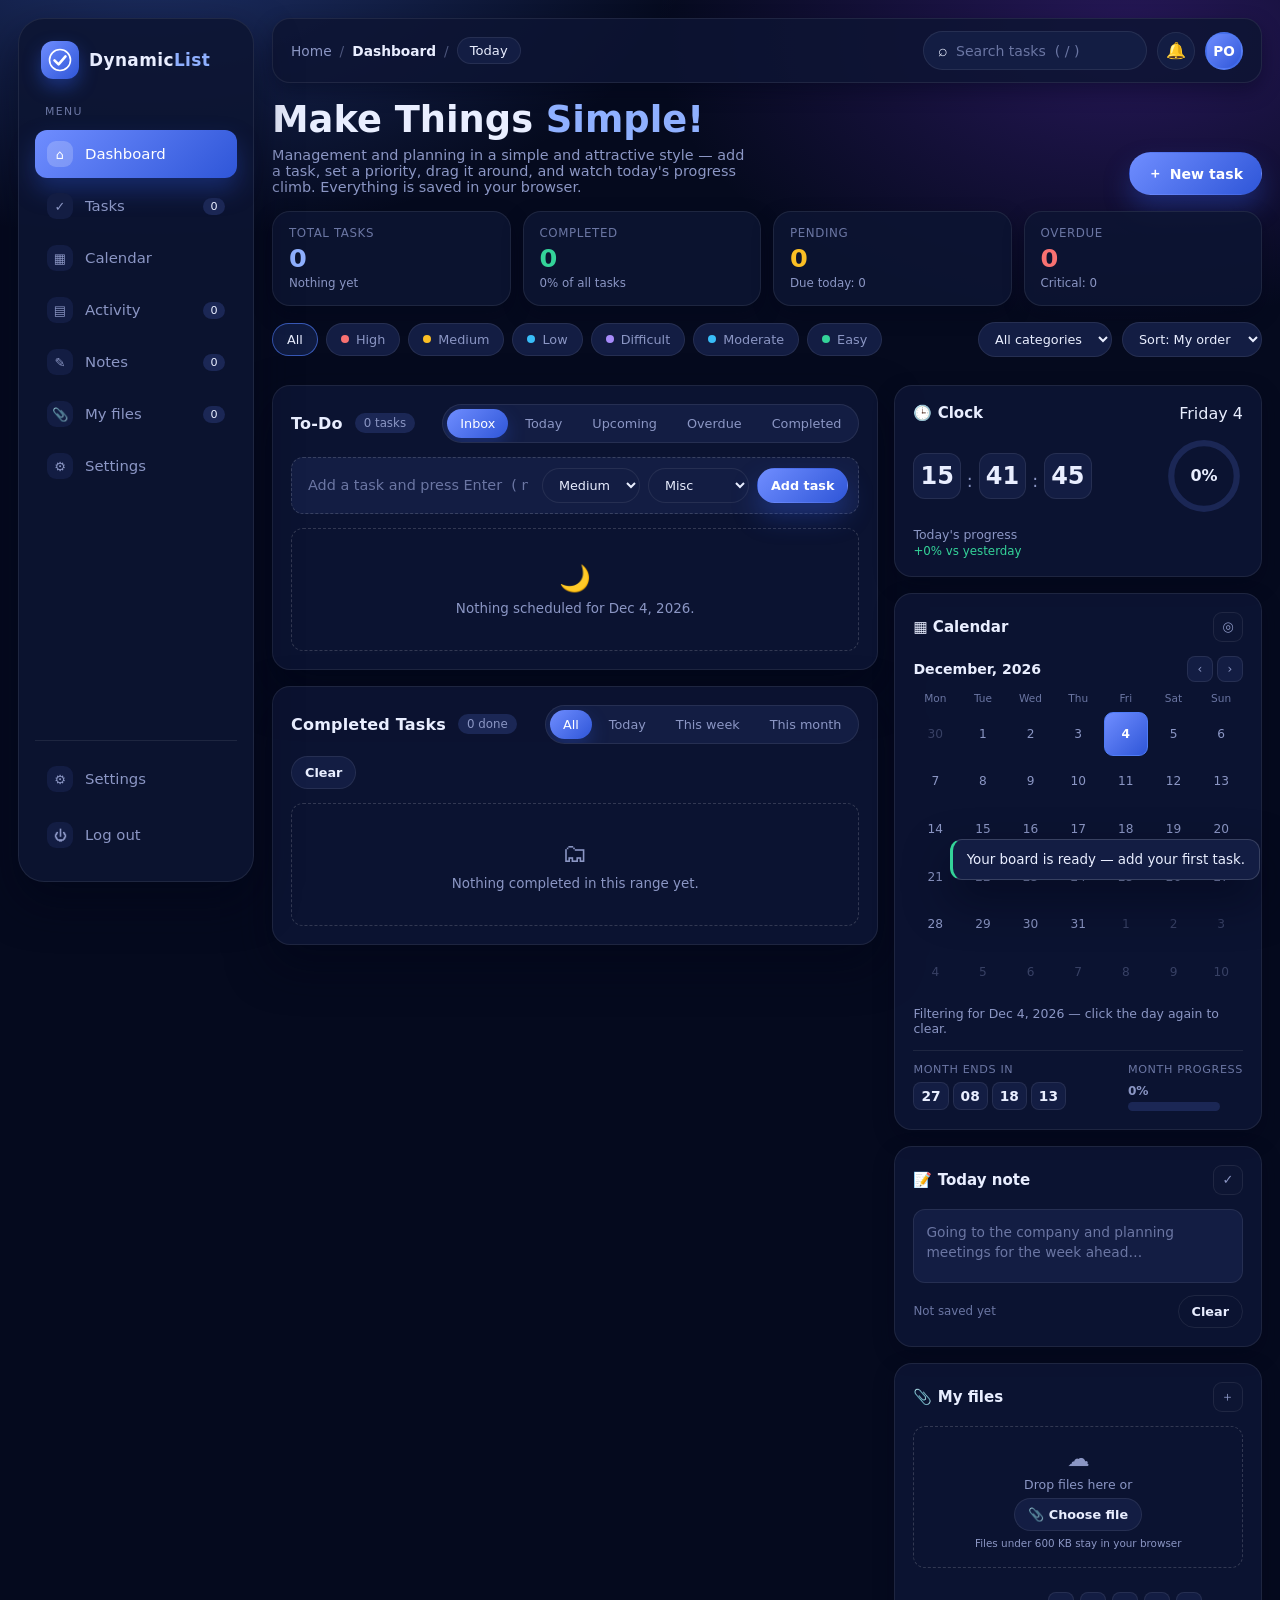
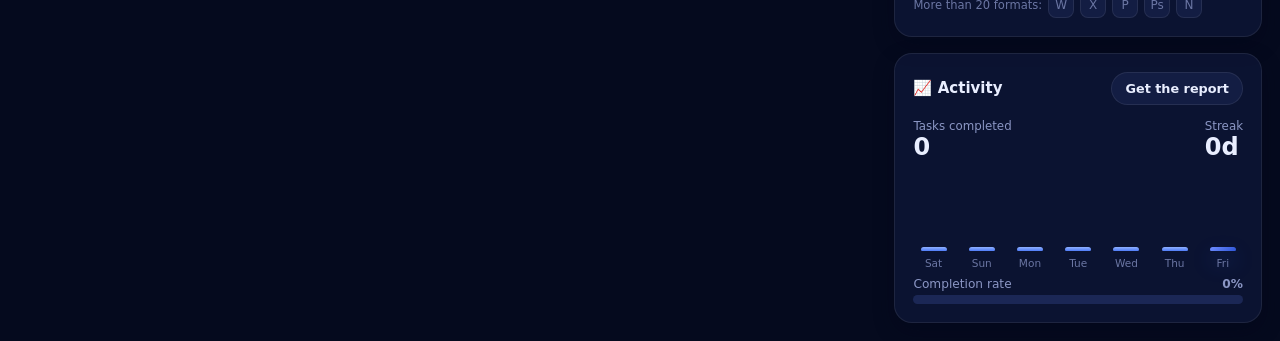
<file: index.html>
<!doctype html>
<html lang="en" data-theme="dark" data-accent="blue" data-density="comfortable">
  <head>
    <meta charset="UTF-8" />
    <meta name="viewport" content="width=device-width, initial-scale=1.0" />
    <meta
      name="description"
      content="Dynamic List — a dark dashboard to-do app with calendar, activity and notes."
    />
    <title>Dynamic List — Make Things Simple</title>
    <link rel="stylesheet" href="style.css" />
  </head>
  <body>
    <div class="app">
      <!-- ============ Sidebar (G.Take style) ============ -->
      <aside class="sidebar">
        <div class="brand">
          <span class="brand-mark" role="img" aria-label="Dynamic List logo">
            <svg viewBox="0 0 24 24" aria-hidden="true">
              <circle class="brand-ring" cx="12" cy="12" r="10.5"></circle>
              <path class="brand-tick" d="M6.5 12.4 L10.6 16.4 L17.5 8.4"></path>
            </svg>
          </span>
          <span class="brand-name">Dynamic<span>List</span></span>
        </div>

        <nav class="side-nav" id="sideNav">
          <p class="side-label">Menu</p>
          <button class="side-link active" data-view="dashboard">
            <span class="ico">⌂</span> Dashboard
          </button>
          <button class="side-link" data-view="tasks">
            <span class="ico">✓</span> Tasks
            <span class="badge" data-badge="pending">0</span>
          </button>
          <button class="side-link" data-view="calendar">
            <span class="ico">▦</span> Calendar
          </button>
          <button class="side-link" data-view="activity">
            <span class="ico">▤</span> Activity
            <span class="badge" data-badge="completed">0</span>
          </button>
          <button class="side-link" data-view="notes">
            <span class="ico">✎</span> Notes
            <span class="badge" data-badge="notes">0</span>
          </button>
          <button class="side-link" data-view="files">
            <span class="ico">📎</span> My files
            <span class="badge" data-badge="files">0</span>
          </button>
          <button class="side-link" data-view="settings">
            <span class="ico">⚙</span> Settings
          </button>
        </nav>

        <div class="side-foot">
          <button class="side-link" data-view="settings">
            <span class="ico">⚙</span> Settings
          </button>
          <button class="side-link" id="logoutBtn">
            <span class="ico">⏻</span> Log out
          </button>
        </div>
      </aside>

      <!-- ============ Main ============ -->
      <div class="main">
        <header class="topbar">
          <div class="crumbs">
            <span>Home</span>
            <span class="sep">/</span>
            <strong id="crumbView">Dashboard</strong>
            <span class="sep">/</span>
            <button id="crumbDate" title="Jump to today">Today</button>
          </div>

          <div class="topbar-actions">
            <label class="search-box">
              <span aria-hidden="true">⌕</span>
              <input
                type="search"
                id="searchInput"
                placeholder="Search tasks  ( / )"
                aria-label="Search tasks"
                autocomplete="off"
              />
            </label>

            <button class="icon-btn" id="bellBtn" title="Reminders" aria-expanded="false">
              <span aria-hidden="true">🔔</span>
              <span class="dot hidden" id="bellDot"></span>
            </button>

            <span class="avatar" title="Precious Olaleye">PO</span>
          </div>
        </header>

        <div class="hero-row">
          <div>
            <h1>Make Things <em>Simple!</em></h1>
            <p>
              Management and planning in a simple and attractive style — add a
              task, set a priority, drag it around, and watch today's progress
              climb. Everything is saved in your browser.
            </p>
          </div>
          <button class="btn primary push-right" id="newTaskBtn">
            <span aria-hidden="true">＋</span> New task
          </button>
        </div>

        <!-- ============ Dashboard view ============ -->
        <section class="view" data-view-panel="dashboard">
          <div class="stats">
            <div class="stat-card accent">
              <span>Total tasks</span>
              <strong id="statTotal">0</strong>
              <small id="statTotalSub">Nothing yet</small>
            </div>
            <div class="stat-card good">
              <span>Completed</span>
              <strong id="statDone">0</strong>
              <small id="statDoneSub">0% of all tasks</small>
            </div>
            <div class="stat-card warn">
              <span>Pending</span>
              <strong id="statPending">0</strong>
              <small id="statPendingSub">Due today: 0</small>
            </div>
            <div class="stat-card bad">
              <span>Overdue</span>
              <strong id="statOverdue">0</strong>
              <small id="statOverdueSub">Critical: 0</small>
            </div>
          </div>

          <div class="toolbar">
            <div class="chips" id="chipRow">
              <button class="chip plain active" data-chip="all">All</button>
              <button class="chip" data-chip="high" style="--chip-dot: var(--red)">High</button>
              <button class="chip" data-chip="medium" style="--chip-dot: var(--amber)">Medium</button>
              <button class="chip" data-chip="low" style="--chip-dot: var(--cyan)">Low</button>
              <button class="chip" data-chip="difficult" style="--chip-dot: var(--violet)">Difficult</button>
              <button class="chip" data-chip="moderate" style="--chip-dot: var(--cyan)">Moderate</button>
              <button class="chip" data-chip="easy" style="--chip-dot: var(--green)">Easy</button>
            </div>
            <label class="push-right">
              <select class="select" id="catFilter" aria-label="Filter by category">
                <option value="all">All categories</option>
                <option value="Work">Work</option>
                <option value="Personal">Personal</option>
                <option value="Study">Study</option>
                <option value="Misc">Misc</option>
              </select>
            </label>
            <label>
              <select class="select" id="sortSelect" aria-label="Sort tasks">
                <option value="manual">Sort: My order</option>
                <option value="due">Sort: Due date</option>
                <option value="priority">Sort: Priority</option>
                <option value="created">Sort: Newest</option>
                <option value="az">Sort: A → Z</option>
              </select>
            </label>
          </div>

          <div class="board">
            <div class="col-main">
              <!-- To-Do panel -->
              <div class="panel">
                <div class="panel-head">
                  <h2>To-Do</h2>
                  <span class="count" id="taskCount">0 tasks</span>
                  <div class="tabs push-right" id="taskTabs">
                    <button class="tab active" data-tab="inbox">Inbox</button>
                    <button class="tab" data-tab="today">Today</button>
                    <button class="tab" data-tab="upcoming">Upcoming</button>
                    <button class="tab" data-tab="overdue">Overdue</button>
                    <button class="tab" data-tab="completed">Completed</button>
                  </div>
                </div>

                <form class="add-form" id="addForm" autocomplete="off">
                  <input
                    type="text"
                    id="quickInput"
                    placeholder="Add a task and press Enter  ( n )"
                    aria-label="New task title"
                  />
                  <select class="select" id="quickPriority" aria-label="Priority">
                    <option value="high">High</option>
                    <option value="medium" selected>Medium</option>
                    <option value="low">Low</option>
                  </select>
                  <select class="select" id="quickCategory" aria-label="Category">
                    <option value="Work">Work</option>
                    <option value="Personal">Personal</option>
                    <option value="Study">Study</option>
                    <option value="Misc" selected>Misc</option>
                  </select>
                  <button class="btn primary small" type="submit">Add task</button>
                </form>

                <ul class="task-list" data-task-list></ul>
                <div class="empty hidden" data-empty-state></div>
              </div>

              <!-- Completed panel -->
              <div class="panel">
                <div class="panel-head">
                  <h2>Completed Tasks</h2>
                  <span class="count" id="doneCount">0 done</span>
                  <div class="tabs push-right" id="doneTabs">
                    <button class="tab active" data-done-tab="all">All</button>
                    <button class="tab" data-done-tab="today">Today</button>
                    <button class="tab" data-done-tab="week">This week</button>
                    <button class="tab" data-done-tab="month">This month</button>
                  </div>
                  <button class="btn small" id="clearDoneBtn" type="button">
                    Clear
                  </button>
                </div>
                <div class="done-list" data-done-list></div>
                <div class="empty hidden" data-empty-state></div>
              </div>
            </div>

            <aside class="col-side">
              <!-- Clock + today's progress -->
              <div class="widget">
                <div class="widget-head">
                  <h2><span aria-hidden="true">🕒</span> Clock</h2>
                  <span class="spacer"></span>
                  <span class="count" id="dayName">—</span>
                </div>
                <div class="clock-row">
                  <div class="clock" id="clock" aria-live="off">
                    <b id="clockH">00</b><i>:</i><b id="clockM">00</b><i>:</i>
                    <b id="clockS">00</b>
                  </div>
                  <div class="ring" id="todayRing">
                    <svg viewBox="0 0 100 100" aria-hidden="true">
                      <circle class="track" cx="50" cy="50" r="42"></circle>
                      <circle class="value" id="todayRingValue" cx="50" cy="50" r="42"></circle>
                    </svg>
                    <b id="todayPct">0%</b>
                  </div>
                </div>
                <div class="ring-label">
                  <span>Today's progress</span>
                  <span class="trend up" id="trendText">+0% vs yesterday</span>
                </div>
              </div>

              <!-- Calendar -->
              <div class="widget">
                <div class="widget-head">
                  <h2><span aria-hidden="true">▦</span> Calendar</h2>
                  <span class="spacer"></span>
                  <button class="mini-btn" id="goTodayBtn" type="button" title="Back to today">
                    ◎
                  </button>
                </div>
                <div class="cal-head">
                  <b id="calTitle">—</b>
                  <div class="cal-nav">
                    <button type="button" data-cal-nav="-1" aria-label="Previous month">‹</button>
                    <button type="button" data-cal-nav="1" aria-label="Next month">›</button>
                  </div>
                </div>
                <div class="cal-grid" id="calGrid"></div>
                <p class="ring-label" id="calHint">Click a day to filter your tasks.</p>
                <div class="cal-foot">
                  <div>
                    <span>Month ends in</span>
                    <div class="countdown" id="monthCountdown">
                      <b>00</b><b>00</b><b>00</b><b>00</b>
                    </div>
                  </div>
                  <div>
                    <span>Month progress</span>
                    <div class="progress-meta"><b id="monthPct">0%</b></div>
                    <div class="progress-bar" style="width: 92px"><i id="monthBar"></i></div>
                  </div>
                </div>
              </div>

              <!-- Today note -->
              <div class="widget">
                <div class="widget-head">
                  <h2><span aria-hidden="true">📝</span> Today note</h2>
                  <span class="spacer"></span>
                  <button class="mini-btn" id="noteSaveBtn" type="button" title="Save note">✓</button>
                </div>
                <div
                  class="note-box"
                  id="noteBox"
                  contenteditable="true"
                  role="textbox"
                  aria-multiline="true"
                  data-placeholder="Going to the company and planning meetings for the week ahead…"
                ></div>
                <div class="note-foot">
                  <span id="noteTime">Not saved yet</span>
                  <span class="spacer"></span>
                  <button class="btn small ghost" id="noteClearBtn" type="button">Clear</button>
                </div>
              </div>

              <!-- My files -->
              <div class="widget">
                <div class="widget-head">
                  <h2><span aria-hidden="true">📎</span> My files</h2>
                  <span class="spacer"></span>
                  <button class="mini-btn" id="pickFileBtn" type="button" title="Add file">＋</button>
                </div>
                <input type="file" id="fileInput" class="hidden" multiple />
                <div class="dropzone" id="fileDrop" role="button" tabindex="0">
                  <span class="big" aria-hidden="true">☁</span>
                  <span>Drop files here or</span>
                  <span class="btn small browse">📎 Choose file</span>
                  <small id="fileHint">Files under 600 KB stay in your browser</small>
                </div>
                <div class="stack" id="fileList" style="margin-top: 12px"></div>
                <div class="format-row">
                  More than 20 formats:
                  <span title="Word">W</span>
                  <span title="Excel">X</span>
                  <span title="PowerPoint">P</span>
                  <span title="Photoshop">Ps</span>
                  <span title="Notion">N</span>
                </div>
              </div>

              <!-- Activity -->
              <div class="widget">
                <div class="widget-head">
                  <h2><span aria-hidden="true">📈</span> Activity</h2>
                  <span class="spacer"></span>
                  <button class="btn small" id="reportBtn" type="button">Get the report</button>
                </div>
                <div class="activity-top">
                  <div>
                    <small>Tasks completed</small>
                    <b id="activityDone">0</b>
                  </div>
                  <div>
                    <small>Streak</small>
                    <b id="activityStreak">0d</b>
                  </div>
                </div>
                <div class="bar-chart" id="miniChart"></div>
                <div class="progress-meta">
                  <span>Completion rate</span>
                  <b id="rateText">0%</b>
                </div>
                <div class="progress-bar"><i id="rateBar" style="width: 0%"></i></div>
              </div>

            </aside>

          </div>
        </section>

        <!-- ============ Tasks view ============ -->
        <section class="view hidden" data-view-panel="tasks">
          <div class="two-col">
            <div class="panel">
              <div class="panel-head">
                <h2>All tasks</h2>
                <span class="count" id="tasksViewCount">0 tasks</span>
                <div class="tabs push-right">
                  <button class="tab active" data-tab="inbox">Inbox</button>
                  <button class="tab" data-tab="today">Today</button>
                  <button class="tab" data-tab="upcoming">Upcoming</button>
                  <button class="tab" data-tab="overdue">Overdue</button>
                  <button class="tab" data-tab="completed">Completed</button>
                </div>
              </div>
              <ul class="task-list" data-task-list></ul>
              <div class="empty hidden" data-empty-state></div>
            </div>

            <div class="stack">
              <div class="panel">
                <div class="panel-head">
                  <h2>Breakdown</h2>
                  <span class="count" id="breakdownCount">0 tasks</span>
                </div>
                <div class="stack" id="breakdown"></div>
              </div>

              <div class="panel">
                <div class="panel-head">
                  <h2>Up next</h2>
                  <span class="count" id="upNextCount">0</span>
                </div>
                <div class="done-list" id="upNext"></div>
                <div class="empty hidden" id="upNextEmpty"></div>
              </div>
            </div>
          </div>
        </section>

        <!-- ============ Calendar view ============ -->
        <section class="view hidden" data-view-panel="calendar">
          <div class="panel">
            <div class="month-head">
              <h2 id="monthTitle">—</h2>
              <div class="cal-nav">
                <button type="button" data-cal-nav="-1" aria-label="Previous month">‹</button>
                <button type="button" data-cal-nav="1" aria-label="Next month">›</button>
                <button type="button" data-cal-nav="0" aria-label="Current month" style="width: auto; padding: 0 8px">
                  Today
                </button>
              </div>
              <span class="count push-right" id="monthTaskCount">0 tasks this month</span>
            </div>
            <div class="month-grid" id="monthGrid"></div>
          </div>

          <div class="two-col">
            <div class="panel">
              <div class="panel-head">
                <h2 id="dayPanelTitle">Pick a day</h2>
                <span class="count" id="dayPanelCount">0 tasks</span>
                <button class="btn small primary push-right" id="dayAddBtn" type="button">
                  ＋ Add on this day
                </button>
              </div>
              <ul class="task-list" data-day-list></ul>
              <div class="empty" data-day-empty></div>
            </div>

            <div class="panel">
              <div class="panel-head">
                <h2>Next 7 days</h2>
                <span class="count" id="weekCount">0 tasks</span>
              </div>
              <div class="done-list" id="weekList"></div>
            </div>
          </div>
        </section>

        <!-- ============ Activity view ============ -->
        <section class="view hidden" data-view-panel="activity">
          <div class="stats">
            <div class="stat-card good">
              <span>Done this week</span>
              <strong id="actWeek">0</strong>
              <small id="actWeekSub">last 7 days</small>
            </div>
            <div class="stat-card accent">
              <span>Done this month</span>
              <strong id="actMonth">0</strong>
              <small id="actMonthSub">this calendar month</small>
            </div>
            <div class="stat-card">
              <span>Average / day</span>
              <strong id="actAvg">0</strong>
              <small>last 30 days</small>
            </div>
            <div class="stat-card warn">
              <span>Focus streak</span>
              <strong id="actStreak">0d</strong>
              <small id="actStreakSub">days with a completed task</small>
            </div>
          </div>

          <div class="two-col">
            <div class="panel">
              <div class="panel-head">
                <h2>Completed per month</h2>
                <span class="count" id="bigChartCount">0 finished</span>
              </div>
              <div class="bar-chart" id="bigChart" style="height: 150px"></div>
              <div class="progress-meta">
                <span>Overall completion rate</span>
                <b id="bigRate">0%</b>
              </div>
              <div class="progress-bar"><i id="bigRateBar" style="width: 0%"></i></div>
            </div>

            <div class="panel">
              <div class="panel-head">
                <h2>Report</h2>
                <div class="push-right" style="display: flex; gap: 8px">
                  <button class="btn small" id="copyReportBtn" type="button">Copy</button>
                  <button class="btn small primary" id="downloadReportBtn" type="button">
                    Download
                  </button>
                </div>
              </div>
              <pre class="report" id="reportOut">—</pre>
            </div>
          </div>
        </section>

        <!-- ============ Notes view ============ -->
        <section class="view hidden" data-view-panel="notes">
          <div class="two-col">
            <div class="panel">
              <div class="panel-head">
                <h2>New note</h2>
              </div>
              <form id="noteForm" autocomplete="off">
                <label class="field">
                  <span>Title</span>
                  <input type="text" id="noteTitle" placeholder="Week plan" />
                </label>
                <label class="field">
                  <span>Body</span>
                  <textarea
                    id="noteBody"
                    placeholder="Add the details you want to remember…"
                  ></textarea>
                </label>
                <button class="btn primary" type="submit">Save note</button>
              </form>
            </div>

            <div class="panel">
              <div class="panel-head">
                <h2>Saved notes</h2>
                <span class="count" id="notesCount">0 notes</span>
                <input
                  class="select push-right"
                  type="search"
                  id="noteSearch"
                  placeholder="Search notes"
                  aria-label="Search notes"
                />
              </div>
              <div class="stack" id="notesList"></div>
              <div class="empty hidden" id="notesEmpty"></div>
            </div>
          </div>
        </section>

        <!-- ============ Files view ============ -->
        <section class="view hidden" data-view-panel="files">
          <div class="panel">
            <div class="panel-head">
              <h2>My files</h2>
              <span class="count" id="filesCount">0 files</span>
              <button class="btn primary small push-right" id="pickFileBtn2" type="button">
                ＋ Add file
              </button>
            </div>
            <div
              class="dropzone"
              id="fileDrop2"
              role="button"
              tabindex="0"
              style="min-height: 130px"
            >
              <span class="big" aria-hidden="true">☁</span>
              <span>Drop files anywhere on this card or</span>
              <span class="btn small browse">📎 Choose file</span>
              <small id="fileHint2">Files under 600 KB are stored in your browser</small>
            </div>
            <div class="stack" id="filesViewList" style="margin-top: 14px"></div>
            <div class="empty hidden" id="filesEmpty"></div>
          </div>

          <div class="panel">
            <div class="panel-head">
              <h2>Attach a file to a task</h2>
            </div>
            <div class="field-row">
              <label class="field">
                <span>Task</span>
                <select id="attachTaskSelect"></select>
              </label>
              <label class="field">
                <span>File</span>
                <span class="file-picker">
                  <input type="file" id="attachFileInput" />
                  <span class="btn small browse">📎 Choose file</span>
                  <span class="file-picker-name" id="attachFileName">No file chosen</span>
                </span>
              </label>
            </div>
            <button class="btn primary" id="attachBtn" type="button">Attach file</button>
          </div>
        </section>

        <!-- ============ Settings view ============ -->
        <section class="view hidden" data-view-panel="settings">
          <div class="two-col">
            <div class="panel">
              <div class="panel-head">
                <h2>Appearance</h2>
              </div>

              <div class="setting-row">
                <div>
                  <span class="label">Dark theme</span>
                  <span class="hint">Matches the dashboard mock-ups in this project folder</span>
                </div>
                <button class="switch on spacer" id="themeSwitch" type="button" aria-pressed="true">
                  <i></i>
                </button>
              </div>

              <div class="setting-row">
                <div>
                  <span class="label">Accent colour</span>
                  <span class="hint">Buttons, rings and progress bars</span>
                </div>
                <div class="swatches spacer" id="accentSwatches">
                  <button class="swatch blue active" data-accent="blue" title="Blue"></button>
                  <button class="swatch violet" data-accent="violet" title="Violet"></button>
                  <button class="swatch emerald" data-accent="emerald" title="Emerald"></button>
                  <button class="swatch sunset" data-accent="sunset" title="Sunset"></button>
                </div>
              </div>

              <div class="setting-row">
                <div>
                  <span class="label">Compact density</span>
                  <span class="hint">Tighter spacing for smaller screens</span>
                </div>
                <button class="switch spacer" id="densitySwitch" type="button" aria-pressed="false">
                  <i></i>
                </button>
              </div>

              <div class="setting-row">
                <div>
                  <span class="label">Storage used</span>
                  <span class="hint" id="storageHint">Everything is saved in this browser</span>
                </div>
                <b class="spacer" id="storageSize">0 KB</b>
              </div>
            </div>

            <div class="panel">
              <div class="panel-head">
                <h2>Data</h2>
              </div>
              <div class="setting-row">
                <div>
                  <span class="label">Export</span>
                  <span class="hint">Download tasks, notes and settings as JSON</span>
                </div>
                <button class="btn small spacer" id="exportBtn" type="button">Export</button>
              </div>
              <div class="setting-row">
                <div>
                  <span class="label">Import</span>
                  <span class="hint">Restore from a previous export</span>
                </div>
                <label class="btn small spacer">
                  Import
                  <input type="file" id="importInput" accept="application/json" class="hidden" />
                </label>
              </div>
              <div class="setting-row">
                <div>
                  <span class="label">Reset everything</span>
                  <span class="hint">Deletes all tasks, notes and files</span>
                </div>
                <button class="btn small danger spacer" id="resetBtn" type="button">Reset</button>
              </div>
            </div>

            <div class="panel">
              <div class="panel-head">
                <h2>Keyboard shortcuts</h2>
              </div>
              <div class="kbd-list">
                <div><span class="kbd">N</span> New task</div>
                <div><span class="kbd">/</span> Focus search</div>
                <div><span class="kbd">Enter</span> Add the quick task</div>
                <div><span class="kbd">Esc</span> Close dialog / clear filters</div>
                <div><span class="kbd">1</span> … <span class="kbd">7</span> Switch views</div>
                <div><span class="kbd">Space</span> Toggle the focused checkbox</div>
              </div>
            </div>

            <div class="panel">
              <div class="panel-head">
                <h2>About</h2>
              </div>
              <p class="ring-label">
                Dynamic List — influenced by “Nice Layout.jpg” (the Ultimate To-Do Notion
                template) and “transparent design.png” (the G.Take dashboard) in this project
                folder. Plain HTML, CSS and JavaScript with localStorage persistence — no
                frameworks, no build step.
              </p>
            </div>
          </div>
        </section>
      </div>
    </div>

    <!-- ============ Task modal ============ -->
    <div class="modal" id="taskModal" role="dialog" aria-modal="true" aria-labelledby="modalTitle">
      <div class="modal-card">
        <div class="modal-head">
          <h2 id="modalTitle">New task</h2>
          <button class="icon-btn" id="modalCloseBtn" type="button" aria-label="Close">✕</button>
        </div>

        <form id="taskForm" autocomplete="off">
          <label class="field">
            <span>Title</span>
            <input type="text" id="fTitle" required placeholder="Design a new landing page" />
          </label>

          <label class="field">
            <span>Description</span>
            <textarea
              id="fNotes"
              placeholder="Create a responsive design system for landing pages and projects…"
            ></textarea>
          </label>

          <div class="field-row">
            <label class="field">
              <span>Priority</span>
              <select id="fPriority">
                <option value="high">High</option>
                <option value="medium" selected>Medium</option>
                <option value="low">Low</option>
              </select>
            </label>
            <label class="field">
              <span>Difficulty</span>
              <select id="fDifficulty">
                <option value="difficult">Difficult</option>
                <option value="moderate" selected>Moderate</option>
                <option value="easy">Easy</option>
              </select>
            </label>
            <label class="field">
              <span>Category</span>
              <select id="fCategory">
                <option value="Work">Work</option>
                <option value="Personal">Personal</option>
                <option value="Study">Study</option>
                <option value="Misc" selected>Misc</option>
              </select>
            </label>
          </div>

          <div class="field-row">
            <label class="field">
              <span>Due date</span>
              <input type="date" id="fDue" />
            </label>
            <label class="field">
              <span>Time</span>
              <input type="time" id="fTime" />
            </label>
          </div>

          <div class="modal-foot">
            <button class="btn danger hidden" id="modalDeleteBtn" type="button">Delete</button>
            <span class="spacer"></span>
            <button class="btn ghost" id="modalCancelBtn" type="button">Cancel</button>
            <button class="btn primary" type="submit" id="modalSaveBtn">Save task</button>
          </div>
        </form>
      </div>
    </div>

    <!-- ============ Reminder popover ============ -->
    <div class="popover hidden" id="bellPanel" role="dialog" aria-label="Reminders">
      <h3>Reminders</h3>
      <div id="bellItems"></div>
      <button class="btn small block" id="bellCloseBtn" type="button">Close</button>
    </div>

    <!-- ============ Toasts ============ -->
    <div class="toasts" id="toasts" aria-live="polite"></div>

    <script src="app.js"></script>

  </body>
</html>
</file>
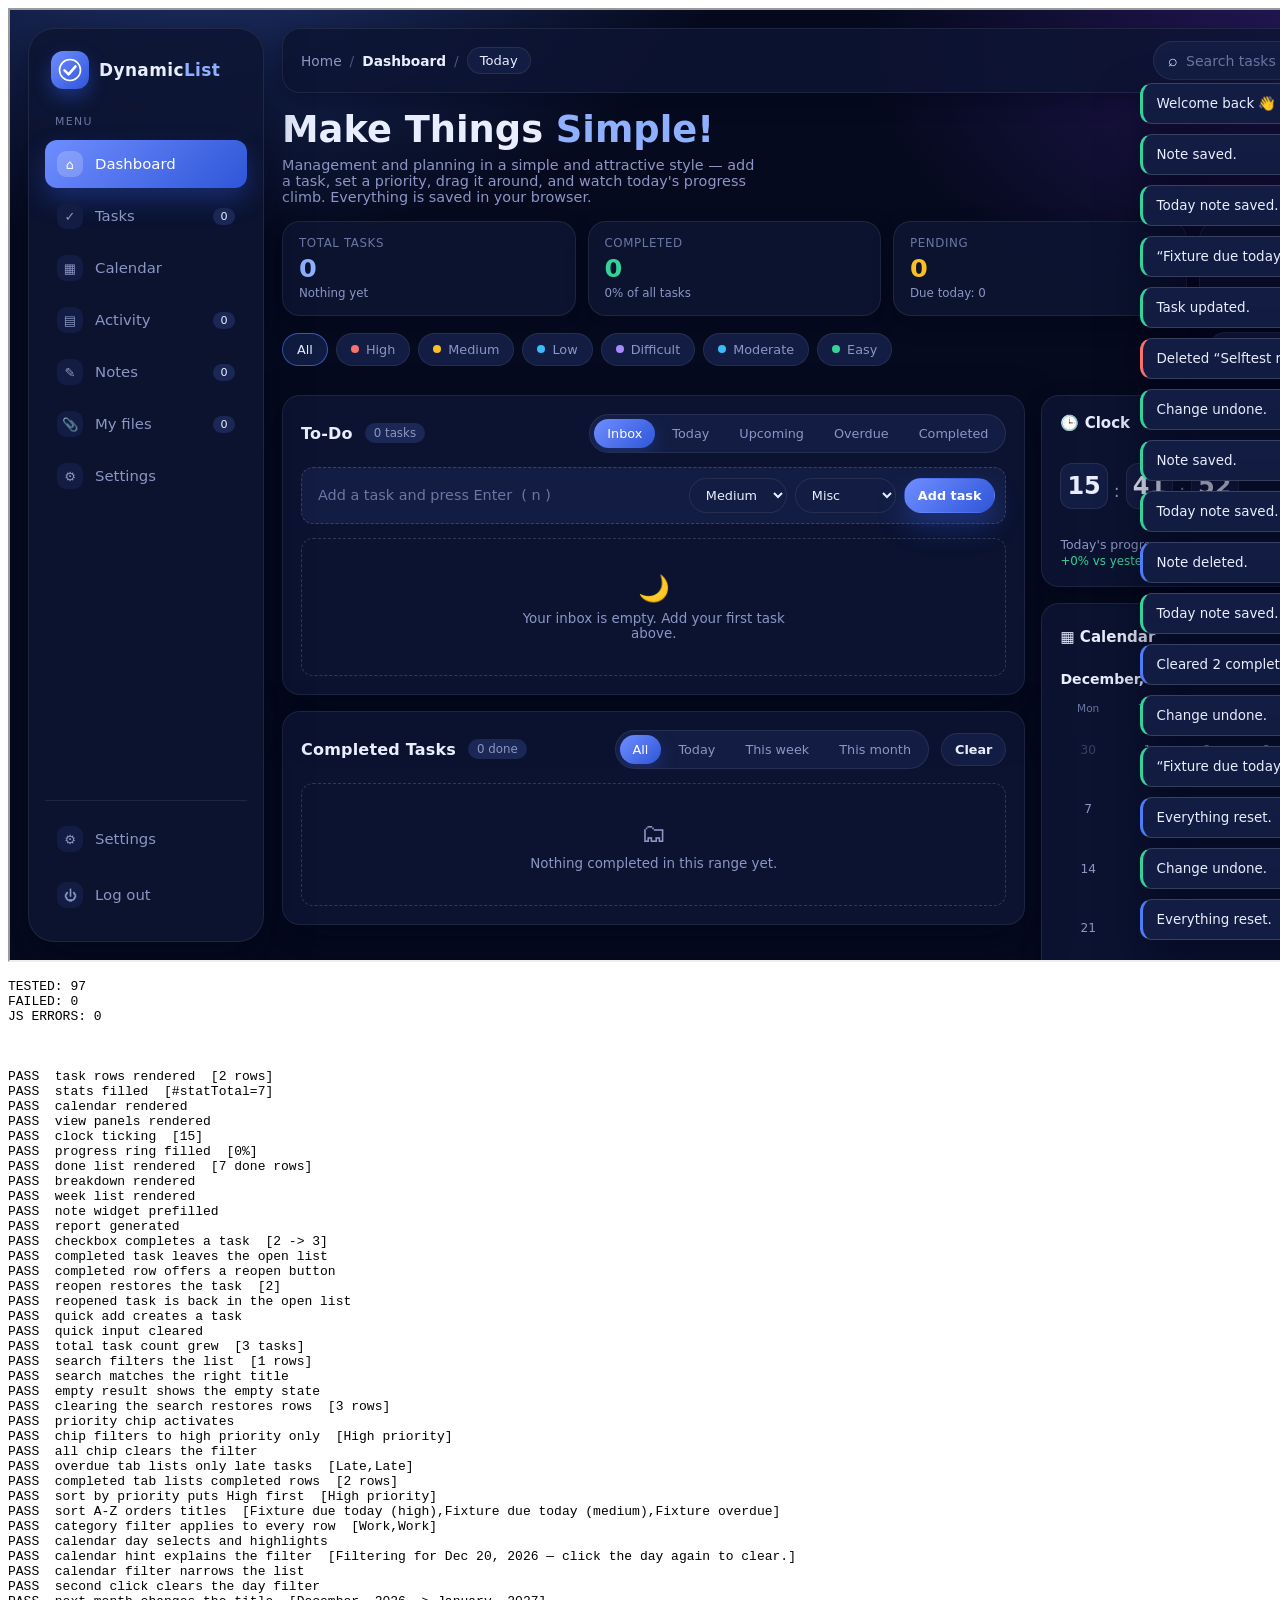
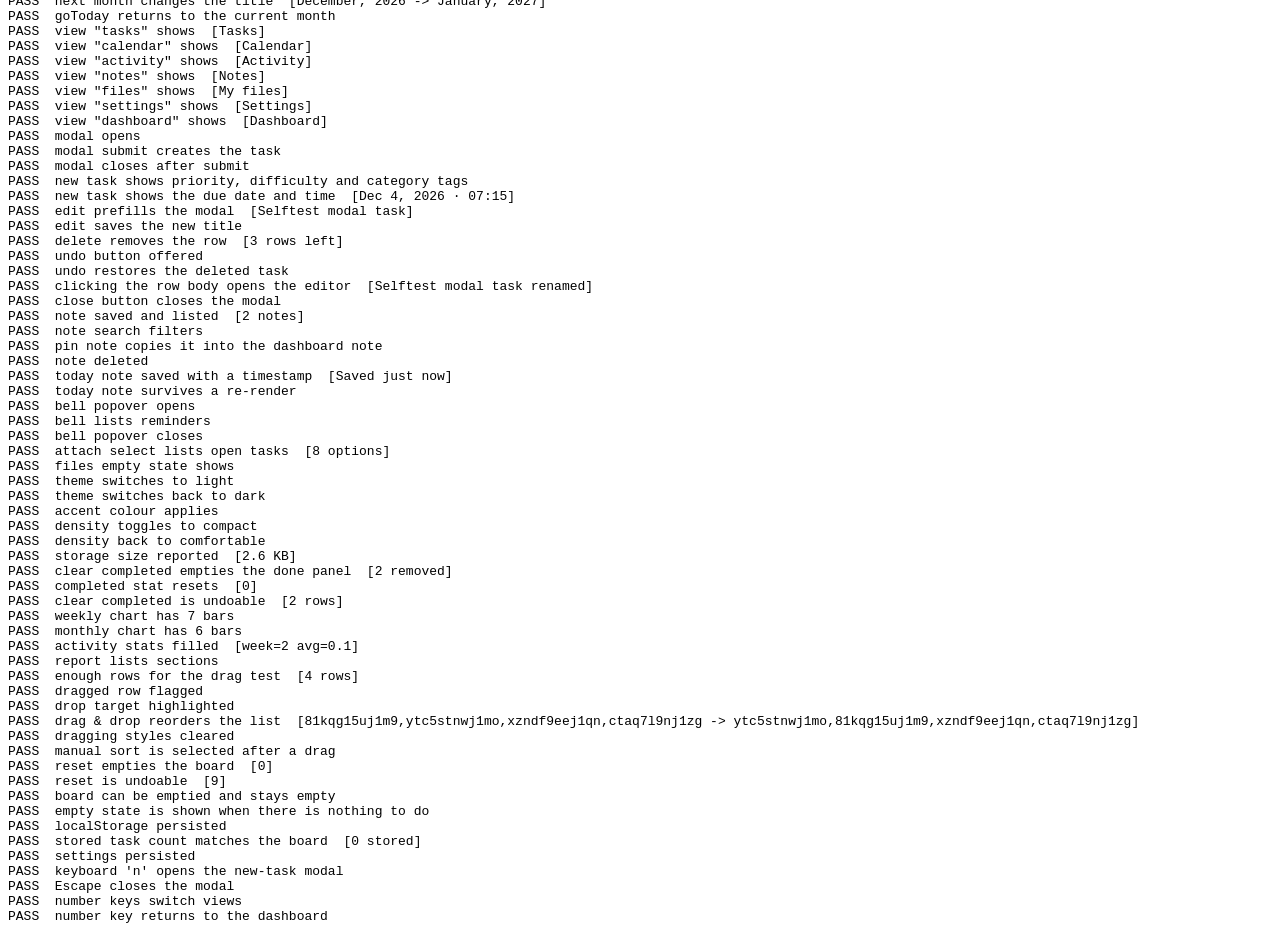
<file: _uitest.html>
<!doctype html>
<html lang="en">
  <head>
    <meta charset="UTF-8" />
    <title>UITEST</title>
  </head>
  <body>
    <iframe id="app" src="index.html" style="width: 1500px; height: 950px"></iframe>
    <pre id="log">running…</pre>

    <script>
      // Temporary black-box UI test — drives the real DOM inside the iframe.
      const log = [];
      const errors = [];
      let tested = 0;

      function check(name, condition, extra) {
        tested += 1;
        log.push(`${condition ? "PASS" : "FAIL"}  ${name}${extra ? "  [" + extra + "]" : ""}`);
      }

      function fire(win, element, type) {
        element.dispatchEvent(new win.Event(type, { bubbles: true, cancelable: true }));
      }

      const rows = (doc, view) =>
        doc.querySelectorAll(`[data-view-panel="${view || "dashboard"}"] [data-task-list] li.task`);
      const scoped = (doc, selector, view) =>
        doc.querySelectorAll(`[data-view-panel="${view || "dashboard"}"] ${selector}`);
      const text = (doc, id) => doc.querySelector(id).textContent.trim();

      document.getElementById("app").addEventListener("load", () => {
        const frame = document.getElementById("app");
        const win = frame.contentWindow;
        const doc = frame.contentDocument;

        win.addEventListener("error", (event) => errors.push(String(event.message)));
        win.addEventListener("unhandledrejection", (event) =>
          errors.push("rejection: " + event.reason)
        );

        try {
          // ---- fixtures -------------------------------------------------
          // The app ships with an empty board, so the suite creates its own data.
          const isoDay = (offset) => win.isoOf(win.dayShift(new Date(), offset));
          const quiet = true;
          win.addTask({ title: "Fixture due today (high)", priority: "high",
            difficulty: "difficult", category: "Work", due: isoDay(0), time: "01:00" }, quiet);
          win.addTask({ title: "Fixture due today (medium)", priority: "medium",
            category: "Personal", due: isoDay(0) }, quiet);
          win.addTask({ title: "Fixture overdue", priority: "low",
            category: "Work", due: isoDay(-1) }, quiet);
          win.addTask({ title: "Fixture upcoming", priority: "medium",
            category: "Study", due: isoDay(2) }, quiet);
          win.addTask({ title: "Fixture without a date", priority: "low",
            category: "Misc" }, quiet);
          win.addTask({ title: "Fixture completed today", done: true,
            completedAt: new Date().toISOString(), due: isoDay(0), category: "Work" }, quiet);
          win.addTask({ title: "Fixture completed earlier", done: true,
            completedAt: isoDay(-3), due: isoDay(-3), category: "Work" }, quiet);
          win.addNote("Fixture note", "fixture body for the pin test");
          win.saveNoteWidget("fixture dashboard note");

          // ---- initial render -------------------------------------------
          check("task rows rendered", rows(doc).length > 0, rows(doc).length + " rows");
          check("stats filled", text(doc, "#statTotal") !== "0", "#statTotal=" + text(doc, "#statTotal"));
          check("calendar rendered", doc.querySelectorAll("[data-cal-day]").length === 84);
          check("view panels rendered", doc.querySelectorAll("[data-view-panel]").length === 7);
          check("clock ticking", /^\d\d$/.test(text(doc, "#clockH")), text(doc, "#clockH"));
          check("progress ring filled", text(doc, "#todayPct").includes("%"), text(doc, "#todayPct"));
          check("done list rendered", doc.querySelectorAll(".done-row").length > 0,
            doc.querySelectorAll(".done-row").length + " done rows");
          check("breakdown rendered", doc.querySelectorAll("#breakdown .file-row").length === 7);
          check("week list rendered", doc.querySelectorAll("#weekList .done-row").length > 0);
          check("note widget prefilled", text(doc, "#noteBox").length > 0);
          check("report generated", text(doc, "#reportOut").includes("DYNAMIC LIST"));

          // ---- checkbox toggle + reopen -----------------------------------
          const doneBefore = Number(text(doc, "#statDone"));
          const firstRow = rows(doc)[0];
          const firstId = firstRow.dataset.id;
          firstRow.querySelector('input[data-action="toggle"]').click();
          check("checkbox completes a task", Number(text(doc, "#statDone")) === doneBefore + 1,
            `${doneBefore} -> ${text(doc, "#statDone")}`);
          check("completed task leaves the open list",
            !Array.from(rows(doc)).some((li) => li.dataset.id === firstId));
          const reopen = doc.querySelector(`[data-done-list] [data-action="reopen"][data-id="${firstId}"]`);
          check("completed row offers a reopen button", Boolean(reopen));
          if (reopen) reopen.click();
          check("reopen restores the task", Number(text(doc, "#statDone")) === doneBefore,
            text(doc, "#statDone"));
          check("reopened task is back in the open list",
            Array.from(rows(doc)).some((li) => li.dataset.id === firstId));

          // ---- quick add ----------------------------------------------------
          const quick = doc.querySelector("#quickInput");
          quick.value = "Selftest quick task";
          fire(win, doc.querySelector("#addForm"), "submit");
          check("quick add creates a task", doc.body.textContent.includes("Selftest quick task"));
          check("quick input cleared", quick.value === "");
          check("total task count grew", text(doc, "#taskCount") !== "0 tasks", text(doc, "#taskCount"));

          // ---- live search ----------------------------------------------------
          const search = doc.querySelector("#searchInput");
          search.value = "Selftest quick";
          fire(win, search, "input");
          check("search filters the list", rows(doc).length === 1, rows(doc).length + " rows");
          check("search matches the right title", rows(doc)[0].textContent.includes("Selftest quick task"));
          search.value = "zzz-nothing";
          fire(win, search, "input");
          check("empty result shows the empty state",
            rows(doc).length === 0 &&
              !scoped(doc, "[data-empty-state]")[0].classList.contains("hidden"));
          search.value = "";
          fire(win, search, "input");
          check("clearing the search restores rows", rows(doc).length > 1, rows(doc).length + " rows");

          // ---- chips, tabs, sort, category -------------------------------------
          doc.querySelector('[data-chip="high"]').click();
          check("priority chip activates",
            doc.querySelector('[data-chip="high"]').classList.contains("active"));
          const priorities = Array.from(scoped(doc, "li.task .tag")).map((el) => el.textContent);
          check("chip filters to high priority only",
            priorities.length > 0 &&
              priorities.filter((p) => p.includes("priority")).every((p) => p.startsWith("High")),
            priorities.filter((p) => p.includes("priority")).join(","));
          doc.querySelector('[data-chip="all"]').click();
          check("all chip clears the filter",
            doc.querySelector('[data-chip="all"]').classList.contains("active"));

          doc.querySelector('[data-tab="overdue"]').click();
          const statuses = Array.from(scoped(doc, "li.task .status")).map((el) => el.textContent.trim());
          check("overdue tab lists only late tasks",
            statuses.length > 0 && statuses.every((s) => s === "Late"), statuses.join(","));
          doc.querySelector('[data-tab="completed"]').click();
          check("completed tab lists completed rows",
            rows(doc).length > 0 && Array.from(rows(doc)).every((li) => li.classList.contains("done")),
            rows(doc).length + " rows");
          doc.querySelector('[data-tab="inbox"]').click();

          const sort = doc.querySelector("#sortSelect");
          sort.value = "priority";
          fire(win, sort, "change");
          check("sort by priority puts High first",
            rows(doc)[0].querySelector(".tag").textContent.startsWith("High"),
            rows(doc)[0].querySelector(".tag").textContent);
          sort.value = "az";
          fire(win, sort, "change");
          const titles = Array.from(scoped(doc, "li.task .task-title")).map((el) => el.textContent);
          check("sort A-Z orders titles",
            titles.join("|") === titles.slice().sort((a, b) => a.localeCompare(b)).join("|"),
            titles.slice(0, 3).join(","));
          sort.value = "manual";
          fire(win, sort, "change");

          const cat = doc.querySelector("#catFilter");
          cat.value = "Work";
          fire(win, cat, "change");
          const cats = Array.from(scoped(doc, "li.task .tag.plain")).map((el) => el.textContent.trim());
          check("category filter applies to every row", cats.length > 0 && cats.every((c) => c === "Work"),
            cats.slice(0, 3).join(","));
          cat.value = "all";
          fire(win, cat, "change");

          // ---- calendar widget --------------------------------------------------
          const day = doc.querySelectorAll("[data-cal-day]")[20];
          day.click();
          check("calendar day selects and highlights",
            Boolean(doc.querySelector(".cal-day.selected")));
          check("calendar hint explains the filter",
            text(doc, "#calHint").startsWith("Filtering for"), text(doc, "#calHint"));
          check("calendar filter narrows the list",
            Array.from(doc.querySelectorAll("li.task .task-title")).length >= 0);
          doc.querySelector(".cal-day.selected").click();
          check("second click clears the day filter", !doc.querySelector(".cal-day.selected"));

          const titleBefore = text(doc, "#calTitle");
          doc.querySelector('.cal-nav [data-cal-nav="1"]').click();
          check("next month changes the title", text(doc, "#calTitle") !== titleBefore,
            titleBefore + " -> " + text(doc, "#calTitle"));
          doc.querySelector("#goTodayBtn").click();
          check("goToday returns to the current month", text(doc, "#calTitle") === titleBefore);

          // ---- view switching ----------------------------------------------------
          ["tasks", "calendar", "activity", "notes", "files", "settings", "dashboard"].forEach((view) => {
            doc.querySelector(`.side-nav [data-view="${view}"]`).click();
            const panel = doc.querySelector(`[data-view-panel="${view}"]`);
            const crumb = text(doc, "#crumbView");
            const active = doc.querySelector(".side-nav .side-link.active");
            check(`view "${view}" shows`, !panel.classList.contains("hidden") &&
              active && active.dataset.view === view && crumb.length > 0, crumb);
          });

          // ---- modal: add, edit, row click, delete + undo --------------------------
          doc.querySelector("#newTaskBtn").click();
          check("modal opens", doc.querySelector("#taskModal").classList.contains("open"));
          doc.querySelector("#fTitle").value = "Selftest modal task";
          doc.querySelector("#fPriority").value = "high";
          doc.querySelector("#fDifficulty").value = "difficult";
          doc.querySelector("#fCategory").value = "Study";
          doc.querySelector("#fNotes").value = "created by the automated test";
          doc.querySelector("#fDue").value = win.todayISO();
          doc.querySelector("#fTime").value = "07:15";
          fire(win, doc.querySelector("#taskForm"), "submit");
          const createdRow = Array.from(rows(doc)).find((li) =>
            li.textContent.includes("Selftest modal task"));
          check("modal submit creates the task", Boolean(createdRow));
          check("modal closes after submit",
            !doc.querySelector("#taskModal").classList.contains("open"));
          check("new task shows priority, difficulty and category tags",
            createdRow && createdRow.textContent.includes("High priority") &&
              createdRow.textContent.includes("Difficult") &&
              createdRow.textContent.includes("Study"));
          check("new task shows the due date and time",
            createdRow && createdRow.querySelector(".due").textContent.includes("07:15"),
            createdRow ? createdRow.querySelector(".due").textContent : "no row");

          createdRow.querySelector('[data-action="edit"]').click();
          check("edit prefills the modal", doc.querySelector("#fTitle").value === "Selftest modal task",
            doc.querySelector("#fTitle").value);
          doc.querySelector("#fTitle").value = "Selftest modal task renamed";
          fire(win, doc.querySelector("#taskForm"), "submit");
          check("edit saves the new title",
            Array.from(rows(doc)).some((li) => li.textContent.includes("Selftest modal task renamed")));

          const rowToDelete = Array.from(rows(doc)).find((li) =>
            li.textContent.includes("Selftest modal task renamed"));
          rowToDelete.querySelector('[data-action="delete"]').click();
          check("delete removes the row",
            !Array.from(rows(doc)).some((li) => li.textContent.includes("Selftest modal task renamed")),
            rows(doc).length + " rows left");
          const undoBtn = doc.querySelector("#toasts .toast button");
          check("undo button offered", Boolean(undoBtn));
          if (undoBtn) undoBtn.click();
          check("undo restores the deleted task",
            Array.from(rows(doc)).some((li) => li.textContent.includes("Selftest modal task renamed")));

          // ---- row click opens the editor -------------------------------------------
          const reopenRow = Array.from(scoped(doc, "li.task .task-title")).find(
            (el) => el.textContent === "Selftest modal task renamed");
          reopenRow.click();
          check("clicking the row body opens the editor",
            doc.querySelector("#taskModal").classList.contains("open") &&
              doc.querySelector("#fTitle").value === "Selftest modal task renamed",
            doc.querySelector("#fTitle").value);
          doc.querySelector("#modalCloseBtn").click();
          check("close button closes the modal",
            !doc.querySelector("#taskModal").classList.contains("open"));

          // ---- notes view --------------------------------------------------------------
          doc.querySelector('.side-nav [data-view="notes"]').click();
          const notesBefore = doc.querySelectorAll(".note-card").length;
          doc.querySelector("#noteTitle").value = "Selftest note";
          doc.querySelector("#noteBody").value = "note body from the automated test";
          fire(win, doc.querySelector("#noteForm"), "submit");
          check("note saved and listed", doc.querySelectorAll(".note-card").length === notesBefore + 1,
            doc.querySelectorAll(".note-card").length + " notes");

          const noteSearch = doc.querySelector("#noteSearch");
          noteSearch.value = "Selftest note";
          fire(win, noteSearch, "input");
          check("note search filters", doc.querySelectorAll(".note-card").length === 1);
          noteSearch.value = "";
          fire(win, noteSearch, "input");

          doc.querySelector('[data-action="pin-note"]').click();
          check("pin note copies it into the dashboard note",
            text(doc, "#noteBox").includes("note body from the automated test"));

          doc.querySelector('[data-action="delete-note"]').click();
          check("note deleted", doc.querySelectorAll(".note-card").length === notesBefore);

          // ---- dashboard today note ------------------------------------------------------
          doc.querySelector('.side-nav [data-view="dashboard"]').click();
          const noteBox = doc.querySelector("#noteBox");
          noteBox.textContent = "selftest dashboard note";
          doc.querySelector("#noteSaveBtn").click();
          check("today note saved with a timestamp",
            text(doc, "#noteTime").startsWith("Saved"), text(doc, "#noteTime"));
          check("today note survives a re-render",
            text(doc, "#noteBox").includes("selftest dashboard note"));

          // ---- bell popover ----------------------------------------------------------------
          doc.querySelector("#bellBtn").click();
          check("bell popover opens", !doc.querySelector("#bellPanel").classList.contains("hidden"));
          check("bell lists reminders", doc.querySelectorAll("#bellItems .popover-item").length > 0);
          doc.querySelector("#bellCloseBtn").click();
          check("bell popover closes", doc.querySelector("#bellPanel").classList.contains("hidden"));

          // ---- files view ------------------------------------------------------
          doc.querySelector('.side-nav [data-view="files"]').click();
          check("attach select lists open tasks",
            doc.querySelectorAll("#attachTaskSelect option").length > 1,
            doc.querySelectorAll("#attachTaskSelect option").length + " options");
          check("files empty state shows",
            !doc.querySelector("#filesEmpty").classList.contains("hidden"));

          // ---- settings ---------------------------------------------------------
          doc.querySelector('.side-nav [data-view="settings"]').click();
          doc.querySelector("#themeSwitch").click();
          check("theme switches to light", doc.documentElement.dataset.theme === "light");
          doc.querySelector("#themeSwitch").click();
          check("theme switches back to dark", doc.documentElement.dataset.theme === "dark");

          doc.querySelector('[data-accent="violet"]').click();
          check("accent colour applies", doc.documentElement.dataset.accent === "violet");
          doc.querySelector('[data-accent="blue"]').click();

          doc.querySelector("#densitySwitch").click();
          check("density toggles to compact", doc.documentElement.dataset.density === "compact");
          doc.querySelector("#densitySwitch").click();
          check("density back to comfortable", doc.documentElement.dataset.density === "comfortable");
          check("storage size reported", /KB|MB/.test(text(doc, "#storageSize")), text(doc, "#storageSize"));

          // ---- clear completed ------------------------------------------------------
          doc.querySelector('.side-nav [data-view="dashboard"]').click();
          const doneRows = doc.querySelectorAll("[data-done-list] .done-row").length;
          doc.querySelector("#clearDoneBtn").click();
          check("clear completed empties the done panel",
            doc.querySelectorAll("[data-done-list] .done-row").length === 0, doneRows + " removed");
          check("completed stat resets", text(doc, "#statDone") === "0", text(doc, "#statDone"));
          const clearUndo = doc.querySelector("#toasts .toast button");
          if (clearUndo) clearUndo.click();
          check("clear completed is undoable",
            doc.querySelectorAll("[data-done-list] .done-row").length === doneRows,
            doc.querySelectorAll("[data-done-list] .done-row").length + " rows");

          // ---- reports and charts ------------------------------------------------------
          doc.querySelector('.side-nav [data-view="activity"]').click();
          check("weekly chart has 7 bars", doc.querySelectorAll("#miniChart .bar-col").length === 7);
          check("monthly chart has 6 bars", doc.querySelectorAll("#bigChart .bar-col").length === 6);
          check("activity stats filled", text(doc, "#actWeek") !== "" && text(doc, "#actAvg") !== "",
            `week=${text(doc, "#actWeek")} avg=${text(doc, "#actAvg")}`);
          check("report lists sections",
            text(doc, "#reportOut").includes("TOP OPEN TASKS") &&
              text(doc, "#reportOut").includes("OVERDUE"));

          // ---- drag & drop reordering (on the visible Tasks view) -------------------------
          doc.querySelector('.side-nav [data-view="tasks"]').click();
          const before = Array.from(rows(doc, "tasks")).map((li) => li.dataset.id);
          check("enough rows for the drag test", before.length >= 3, before.length + " rows");
          if (before.length >= 3) {
            const first = rows(doc, "tasks")[0];
            const target = rows(doc, "tasks")[2];
            const targetId = target.dataset.id;
            fire(win, first, "dragstart");
            check("dragged row flagged", first.classList.contains("dragging"));
            target.dispatchEvent(new win.Event("dragover", { bubbles: true, cancelable: true }));
            check("drop target highlighted", target.classList.contains("drop-target"));
            target.dispatchEvent(new win.Event("drop", { bubbles: true, cancelable: true }));
            const after = Array.from(rows(doc, "tasks")).map((li) => li.dataset.id);
            check("drag & drop reorders the list",
              after[0] !== before[0] && after.indexOf(before[0]) === after.indexOf(targetId) - 1,
              `${before.slice(0, 4).join(",")} -> ${after.slice(0, 4).join(",")}`);
            check("dragging styles cleared", !doc.querySelector(".dragging, .drop-target"));
            check("manual sort is selected after a drag",
              doc.querySelector("#sortSelect").value === "manual");
          }

          // ---- reset + demo reload ----------------------------------------------------------
          doc.querySelector('.side-nav [data-view="settings"]').click();
          doc.querySelector("#resetBtn").click();
          check("reset empties the board",
            rows(doc).length === 0 && text(doc, "#statTotal") === "0", text(doc, "#statTotal"));
          const resetUndo = doc.querySelector("#toasts .toast button");
          if (resetUndo) resetUndo.click();
          check("reset is undoable", text(doc, "#statTotal") !== "0", text(doc, "#statTotal"));

          doc.querySelector("#resetBtn").click();
          check("board can be emptied and stays empty",
            text(doc, "#statTotal") === "0" && rows(doc).length === 0);
          check("empty state is shown when there is nothing to do",
            !scoped(doc, "[data-empty-state]")[0].classList.contains("hidden"));

          // ---- persistence --------------------------------------------------------------------
          const stored = win.localStorage.getItem("dynamic-list-v1");
          check("localStorage persisted", Boolean(stored));
          if (stored) {
            const parsed = JSON.parse(stored);
            check("stored task count matches the board",
              String(parsed.tasks.length) === text(doc, "#statTotal"), parsed.tasks.length + " stored");
            check("settings persisted", Boolean(parsed.settings && parsed.settings.theme));
          }

          // ---- keyboard shortcuts ----------------------------------------------------------------
          doc.body.dispatchEvent(new win.KeyboardEvent("keydown", { key: "n", bubbles: true }));
          check("keyboard 'n' opens the new-task modal",
            doc.querySelector("#taskModal").classList.contains("open"));
          doc.body.dispatchEvent(new win.KeyboardEvent("keydown", { key: "Escape", bubbles: true }));
          check("Escape closes the modal",
            !doc.querySelector("#taskModal").classList.contains("open"));

          doc.body.dispatchEvent(new win.KeyboardEvent("keydown", { key: "4", bubbles: true }));
          check("number keys switch views",
            !doc.querySelector('[data-view-panel="activity"]').classList.contains("hidden"));
          doc.body.dispatchEvent(new win.KeyboardEvent("keydown", { key: "1", bubbles: true }));
          check("number key returns to the dashboard",
            !doc.querySelector('[data-view-panel="dashboard"]').classList.contains("hidden"));
        } catch (error) {
          errors.push("EXCEPTION: " + error.message + "\n" + (error.stack || ""));
        }

        const failed = log.filter((line) => line.startsWith("FAIL")).length;
        document.getElementById("log").textContent = [
          `TESTED: ${tested}`,
          `FAILED: ${failed}`,
          `JS ERRORS: ${errors.length}`,
          "",
          errors.join("\n"),
          "",
          log.join("\n"),
        ].join("\n");
        document.title = `${failed} failures / ${errors.length} errors`;
      });
    </script>
  </body>
</html>
</file>
<file: style.css>
/* =====================================================================
   Dynamic List — stylesheet
   Layout influenced by the two design references in this folder:
     • "Nice Layout.jpg"      -> Ultimate To-Do (Notion template) look
     • "transparent design.png"-> G.Take dashboard look
   Plain CSS, no frameworks (matches the other projects in this workspace).
   ===================================================================== */

/* ---------------------------------------------------------------
   1. Theme tokens
   --------------------------------------------------------------- */
:root {
  --bg: #050a1e;
  --bg-glow-1: rgba(79, 124, 247, 0.35);
  --bg-glow-2: rgba(124, 58, 237, 0.28);
  --surface: #0d1533;
  --surface-2: #131d43;
  --surface-3: #1b2755;
  --line: rgba(255, 255, 255, 0.08);
  --line-strong: rgba(255, 255, 255, 0.16);
  --text: #e9eeff;
  --muted: #8b96c4;
  --muted-2: #6b76a3;

  --accent: #4f7cf7;
  --accent-soft: rgba(79, 124, 247, 0.18);
  --accent-2: #8fb0ff;
  --on-accent: #ffffff;
  --grad: linear-gradient(135deg, #6f8dff 0%, #2f56d8 100%);

  --green: #34d399;
  --amber: #fbbf24;
  --red: #f87171;
  --violet: #a78bfa;
  --cyan: #38bdf8;

  --radius: 18px;
  --radius-sm: 12px;
  --radius-pill: 999px;
  --shadow: 0 20px 44px rgba(2, 5, 24, 0.55);
  --shadow-sm: 0 8px 20px rgba(2, 5, 24, 0.4);
  --pad: 18px;
  --font: "Inter", "Segoe UI", system-ui, -apple-system, sans-serif;
}

[data-theme="light"] {
  --bg: #eef2ff;
  --bg-glow-1: rgba(79, 124, 247, 0.22);
  --bg-glow-2: rgba(124, 58, 237, 0.16);
  --surface: #ffffff;
  --surface-2: #f4f7ff;
  --surface-3: #e8eeff;
  --line: rgba(16, 24, 60, 0.1);
  --line-strong: rgba(16, 24, 60, 0.2);
  --text: #101a3d;
  --muted: #5c6791;
  --muted-2: #7b86ac;
  --accent-soft: rgba(79, 124, 247, 0.12);
  --shadow: 0 18px 40px rgba(28, 42, 90, 0.14);
  --shadow-sm: 0 8px 18px rgba(28, 42, 90, 0.12);
}

[data-accent="violet"] {
  --accent: #a855f7;
  --accent-soft: rgba(168, 85, 247, 0.18);
  --accent-2: #c9a6ff;
  --grad: linear-gradient(135deg, #c084fc 0%, #7c3aed 100%);
}

[data-accent="emerald"] {
  --accent: #10b981;
  --accent-soft: rgba(16, 185, 129, 0.18);
  --accent-2: #6ee7b7;
  --grad: linear-gradient(135deg, #6ee7b7 0%, #059669 100%);
}

[data-accent="sunset"] {
  --accent: #fb7185;
  --accent-soft: rgba(251, 113, 133, 0.18);
  --accent-2: #fdba74;
  --grad: linear-gradient(135deg, #fdba74 0%, #e11d48 100%);
}

/* Compact density (Settings > Density) */
[data-density="compact"] {
  --pad: 12px;
  --radius: 14px;
}

/* ---------------------------------------------------------------
   2. Reset & base
   --------------------------------------------------------------- */
* {
  margin: 0;
  padding: 0;
  box-sizing: border-box;
  font-family: var(--font);
}

html {
  scroll-behavior: smooth;
}

body {
  min-height: 100vh;
  color: var(--text);
  background-color: var(--bg);
  background-image:
    radial-gradient(900px 520px at 12% -8%, var(--bg-glow-1), transparent 60%),
    radial-gradient(760px 460px at 88% 4%, var(--bg-glow-2), transparent 62%);
  background-attachment: fixed;
  -webkit-font-smoothing: antialiased;
}

button,
input,
select,
textarea {
  font: inherit;
  color: inherit;
}

button {
  border: none;
  background: none;
  cursor: pointer;
}

a {
  color: var(--accent-2);
}

ul {
  list-style: none;
}

:focus-visible {
  outline: 2px solid var(--accent);
  outline-offset: 2px;
}

::-webkit-scrollbar {
  width: 9px;
  height: 9px;
}

::-webkit-scrollbar-thumb {
  background: var(--surface-3);
  border-radius: var(--radius-pill);
}

::-webkit-scrollbar-track {
  background: transparent;
}

/* .hidden is toggled from JS */
.hidden {
  display: none !important;
}

/* ---------------------------------------------------------------
   3. App shell
   --------------------------------------------------------------- */
.app {
  display: grid;
  grid-template-columns: 236px 1fr;
  min-height: 100vh;
  padding: 18px;
  gap: 18px;
}

.main {
  display: flex;
  flex-direction: column;
  gap: 16px;
  min-width: 0;
}

/* ---------------------------------------------------------------
   4. Sidebar (G.Take left rail)
   --------------------------------------------------------------- */
.sidebar {
  display: flex;
  flex-direction: column;
  gap: 26px;
  padding: 22px 16px;
  background: color-mix(in srgb, var(--surface) 88%, transparent);
  border: 1px solid var(--line);
  border-radius: 26px;
  box-shadow: var(--shadow);
  position: sticky;
  top: 18px;
  height: calc(100vh - 36px);
}

.brand {
  display: flex;
  align-items: center;
  gap: 10px;
  padding: 0 6px;
}

.brand-mark {
  position: relative;
  display: grid;
  place-items: center;
  width: 38px;
  height: 38px;
  border-radius: 12px;
  background: var(--grad);
  box-shadow: 0 8px 18px rgba(47, 86, 216, 0.45);
  transition: transform 0.2s ease, box-shadow 0.2s ease;
}

.brand-mark svg {
  width: 24px;
  height: 24px;
  overflow: visible;
}

.brand-mark circle,
.brand-mark path {
  fill: none;
  stroke: #fff;
  stroke-linecap: round;
  stroke-linejoin: round;
}

/* the halo that draws itself once the app loads */
.brand-ring {
  stroke: rgba(255, 255, 255, 0.35);
  stroke-width: 1.6;
  stroke-dasharray: 70;
  stroke-dashoffset: 70;
  transform-origin: 50% 50%;
  animation: brand-spin 9s linear infinite, brand-draw 0.6s ease forwards 0.1s;
}

/* the tick that draws itself, then breathes */
.brand-tick {
  stroke-width: 2.6;
  stroke-dasharray: 20;
  stroke-dashoffset: 20;
  animation: brand-draw 0.5s ease forwards 0.25s, brand-pulse 2.6s ease-in-out 0.75s infinite;
}

.brand:hover .brand-mark {
  transform: translateY(-2px) scale(1.04);
  box-shadow: 0 14px 26px rgba(47, 86, 216, 0.55);
}

.brand-name {
  font-weight: 800;
  letter-spacing: 0.4px;
  font-size: 1.06rem;
}

.brand-name span {
  color: var(--accent-2);
}

.side-nav {
  display: flex;
  flex-direction: column;
  gap: 4px;
}

.side-label {
  font-size: 0.68rem;
  letter-spacing: 1.4px;
  text-transform: uppercase;
  color: var(--muted-2);
  padding: 0 10px 8px;
}

.side-link {
  display: flex;
  align-items: center;
  gap: 12px;
  padding: 11px 12px;
  border-radius: var(--radius-sm);
  color: var(--muted);
  font-size: 0.93rem;
  text-align: left;
  transition: background 0.16s ease, color 0.16s ease, transform 0.16s ease;
}

.side-link .ico {
  display: grid;
  place-items: center;
  width: 26px;
  height: 26px;
  border-radius: 9px;
  background: var(--surface-2);
  font-size: 13px;
}

.side-link:hover {
  background: var(--surface-2);
  color: var(--text);
  transform: translateX(2px);
}

.side-link.active {
  background: var(--grad);
  color: #fff;
  box-shadow: 0 12px 24px rgba(47, 86, 216, 0.35);
}

.side-link.active .ico {
  background: rgba(255, 255, 255, 0.2);
}

.side-link .badge {
  margin-left: auto;
  min-width: 22px;
  padding: 2px 7px;
  border-radius: var(--radius-pill);
  background: var(--surface-3);
  color: var(--text);
  font-size: 0.7rem;
  text-align: center;
}

.side-link.active .badge {
  background: rgba(255, 255, 255, 0.24);
}

.side-foot {
  margin-top: auto;
  display: flex;
  flex-direction: column;
  gap: 8px;
  padding-top: 14px;
  border-top: 1px solid var(--line);
}

/* ---------------------------------------------------------------
   5. Topbar
   --------------------------------------------------------------- */
.topbar {
  display: flex;
  align-items: center;
  gap: 14px;
  padding: 12px 18px;
  background: color-mix(in srgb, var(--surface) 85%, transparent);
  border: 1px solid var(--line);
  border-radius: var(--radius);
  box-shadow: var(--shadow-sm);
}

.crumbs {
  display: flex;
  align-items: center;
  gap: 8px;
  font-size: 0.86rem;
  color: var(--muted);
  white-space: nowrap;
}

.crumbs strong {
  color: var(--text);
  font-weight: 600;
}

.crumbs .sep {
  opacity: 0.5;
}

.crumbs button {
  color: var(--text);
  background: var(--surface-2);
  border: 1px solid var(--line);
  border-radius: var(--radius-pill);
  padding: 5px 12px;
  font-size: 0.82rem;
}

.topbar-actions {
  margin-left: auto;
  display: flex;
  align-items: center;
  gap: 10px;
}

.search-box {
  display: flex;
  align-items: center;
  gap: 8px;
  padding: 9px 14px;
  border-radius: var(--radius-pill);
  background: var(--surface-2);
  border: 1px solid var(--line);
  min-width: 220px;
}

.search-box input {
  background: none;
  border: none;
  outline: none;
  width: 100%;
  font-size: 0.88rem;
}

.search-box input::placeholder {
  color: var(--muted-2);
}

.icon-btn {
  position: relative;
  display: grid;
  place-items: center;
  width: 38px;
  height: 38px;
  border-radius: 50%;
  background: var(--surface-2);
  border: 1px solid var(--line);
  color: var(--muted);
  transition: color 0.16s ease, background 0.16s ease;
}

.icon-btn:hover {
  color: var(--text);
  background: var(--surface-3);
}

.icon-btn .dot {
  position: absolute;
  top: 6px;
  right: 7px;
  width: 8px;
  height: 8px;
  border-radius: 50%;
  background: var(--red);
  border: 2px solid var(--surface);
}

.avatar {
  display: grid;
  place-items: center;
  width: 38px;
  height: 38px;
  border-radius: 50%;
  background: var(--grad);
  color: #fff;
  font-weight: 700;
  font-size: 0.85rem;
  border: 2px solid color-mix(in srgb, var(--accent) 45%, transparent);
}

/* ---------------------------------------------------------------
   6. Hero row & buttons
   --------------------------------------------------------------- */
.hero-row {
  display: flex;
  align-items: flex-end;
  gap: 16px;
  flex-wrap: wrap;
}

.hero-row h1 {
  font-size: clamp(1.6rem, 3vw, 2.3rem);
  font-weight: 700;
  line-height: 1.15;
}

.hero-row h1 em {
  font-style: normal;
  color: var(--accent-2);
}

.hero-row p {
  margin-top: 6px;
  color: var(--muted);
  font-size: 0.9rem;
  max-width: 52ch;
}

.btn {
  display: inline-flex;
  align-items: center;
  justify-content: center;
  gap: 8px;
  padding: 11px 18px;
  border-radius: var(--radius-pill);
  background: var(--surface-2);
  border: 1px solid var(--line);
  color: var(--text);
  font-size: 0.88rem;
  font-weight: 600;
  transition: transform 0.14s ease, box-shadow 0.14s ease, background 0.14s ease;
}

.btn:hover {
  transform: translateY(-1px);
}

.btn.primary {
  background: var(--grad);
  color: var(--on-accent);
  border-color: transparent;
  box-shadow: 0 14px 26px rgba(47, 86, 216, 0.35);
}

.btn.ghost {
  background: transparent;
}

.btn.danger {
  color: var(--red);
  border-color: color-mix(in srgb, var(--red) 45%, transparent);
}

.btn.small {
  padding: 8px 13px;
  font-size: 0.8rem;
}

.btn.block {
  width: 100%;
}

.push-right {
  margin-left: auto;
}

/* ---------------------------------------------------------------
   7. Board layout (main column + widget column)
   --------------------------------------------------------------- */
.board {
  display: grid;
  grid-template-columns: minmax(0, 1.65fr) minmax(280px, 1fr);
  gap: 16px;
  align-items: start;
}

.col-main,
.col-side {
  display: flex;
  flex-direction: column;
  gap: 16px;
  min-width: 0;
}

.stats {
  display: grid;
  grid-template-columns: repeat(4, minmax(0, 1fr));
  gap: 12px;
}

.stat-card {
  padding: 14px 16px;
  background: color-mix(in srgb, var(--surface) 88%, transparent);
  border: 1px solid var(--line);
  border-radius: var(--radius);
  box-shadow: var(--shadow-sm);
}

.stat-card span {
  display: block;
  font-size: 0.74rem;
  letter-spacing: 0.6px;
  text-transform: uppercase;
  color: var(--muted-2);
}

.stat-card strong {
  display: block;
  margin-top: 6px;
  font-size: 1.6rem;
  line-height: 1;
}

.stat-card small {
  color: var(--muted);
  font-size: 0.74rem;
}

.stat-card.accent strong {
  color: var(--accent-2);
}

.stat-card.good strong {
  color: var(--green);
}

.stat-card.warn strong {
  color: var(--amber);
}

.stat-card.bad strong {
  color: var(--red);
}

/* ---------------------------------------------------------------
   8. Panels, panel heads, tabs and filter chips
   --------------------------------------------------------------- */
.panel {
  padding: var(--pad);
  background: color-mix(in srgb, var(--surface) 90%, transparent);
  border: 1px solid var(--line);
  border-radius: var(--radius);
  box-shadow: var(--shadow);
}

.panel-head {
  display: flex;
  align-items: center;
  gap: 12px;
  flex-wrap: wrap;
  margin-bottom: 14px;
}

.panel-head h2 {
  font-size: 1rem;
  font-weight: 600;
  letter-spacing: 0.2px;
}

.panel-head .count {
  padding: 3px 9px;
  border-radius: var(--radius-pill);
  background: var(--surface-3);
  color: var(--muted);
  font-size: 0.74rem;
}

.tabs {
  display: flex;
  align-items: center;
  gap: 4px;
  padding: 4px;
  background: var(--surface-2);
  border: 1px solid var(--line);
  border-radius: var(--radius-pill);
  overflow-x: auto;
  scrollbar-width: none;
}

.tabs::-webkit-scrollbar {
  display: none;
}

.tab {
  padding: 7px 13px;
  border-radius: var(--radius-pill);
  color: var(--muted);
  font-size: 0.8rem;
  white-space: nowrap;
  transition: background 0.16s ease, color 0.16s ease;
}

.tab:hover {
  color: var(--text);
}

.tab.active {
  background: var(--grad);
  color: var(--on-accent);
  box-shadow: 0 8px 18px rgba(47, 86, 216, 0.3);
}

.chips {
  display: flex;
  align-items: center;
  gap: 8px;
  flex-wrap: wrap;
}

.chip {
  display: inline-flex;
  align-items: center;
  gap: 7px;
  padding: 8px 14px;
  border-radius: var(--radius-pill);
  background: var(--surface-2);
  border: 1px solid var(--line);
  color: var(--muted);
  font-size: 0.8rem;
  transition: color 0.16s ease, border-color 0.16s ease, background 0.16s ease;
}

.chip::before {
  content: "";
  width: 8px;
  height: 8px;
  border-radius: 50%;
  background: var(--chip-dot, var(--accent));
}

.chip:hover {
  color: var(--text);
}

.chip.active {
  color: var(--text);
  border-color: color-mix(in srgb, var(--chip-dot, var(--accent)) 65%, transparent);
  background: color-mix(in srgb, var(--chip-dot, var(--accent)) 16%, transparent);
}

.chip.plain::before {
  display: none;
}

.toolbar {
  display: flex;
  align-items: center;
  gap: 10px;
  flex-wrap: wrap;
  margin-bottom: 12px;
}

.select {
  padding: 8px 12px;
  border-radius: var(--radius-pill);
  background: var(--surface-2);
  border: 1px solid var(--line);
  font-size: 0.8rem;
  color: var(--text);
  cursor: pointer;
}

/* Quick add form ------------------------------------------------ */
.add-form {
  display: grid;
  grid-template-columns: minmax(0, 1fr) auto auto auto;
  gap: 8px;
  padding: 10px;
  margin-bottom: 14px;
  background: var(--surface-2);
  border: 1px dashed var(--line-strong);
  border-radius: var(--radius-sm);
}

.add-form input[type="text"] {
  background: none;
  border: none;
  outline: none;
  padding: 8px 6px;
  font-size: 0.9rem;
  min-width: 0;
}

.add-form input[type="text"]::placeholder {
  color: var(--muted-2);
}

/* ---------------------------------------------------------------
   9. Task list
   --------------------------------------------------------------- */
.task-list {
  display: flex;
  flex-direction: column;
  gap: 10px;
}

.task {
  display: grid;
  grid-template-columns: 18px 22px minmax(0, 1fr) auto auto;
  align-items: center;
  gap: 12px;
  padding: 12px 14px;
  background: var(--surface-2);
  border: 1px solid var(--line);
  border-radius: var(--radius-sm);
  transition: border-color 0.16s ease, transform 0.16s ease, background 0.16s ease;
}

.task:hover {
  border-color: var(--line-strong);
  background: var(--surface-3);
}

.task.done .task-title {
  color: var(--muted);
  text-decoration: line-through;
}

.task.dragging {
  opacity: 0.45;
  transform: scale(0.99);
}

.task.drop-target {
  border-color: var(--accent);
  box-shadow: inset 0 0 0 1px var(--accent);
}

.drag-handle {
  color: var(--muted-2);
  cursor: grab;
  font-size: 14px;
  line-height: 1;
  user-select: none;
}

.drag-handle:active {
  cursor: grabbing;
}

.check {
  position: relative;
  display: grid;
  place-items: center;
  width: 22px;
  height: 22px;
}

.check input {
  position: absolute;
  inset: 0;
  opacity: 0;
  cursor: pointer;
}

.check .box {
  display: grid;
  place-items: center;
  width: 22px;
  height: 22px;
  border-radius: 7px;
  border: 1.5px solid var(--line-strong);
  color: transparent;
  font-size: 12px;
  transition: background 0.16s ease, border-color 0.16s ease, color 0.16s ease;
}

.check input:checked + .box {
  background: var(--grad);
  border-color: transparent;
  color: #fff;
}

.check input:focus-visible + .box {
  outline: 2px solid var(--accent);
  outline-offset: 2px;
}

.task-body {
  min-width: 0;
}

.task-title {
  font-size: 0.92rem;
  font-weight: 500;
  overflow-wrap: anywhere;
}

.task-desc {
  margin-top: 3px;
  color: var(--muted);
  font-size: 0.78rem;
  overflow-wrap: anywhere;
}

.task-tags {
  display: flex;
  align-items: center;
  gap: 6px;
  flex-wrap: wrap;
  margin-top: 8px;
}

.tag {
  display: inline-flex;
  align-items: center;
  gap: 5px;
  padding: 4px 10px;
  border-radius: var(--radius-pill);
  font-size: 0.7rem;
  border: 1px solid var(--line);
  background: color-mix(in srgb, var(--tag-color, var(--accent)) 14%, transparent);
  color: color-mix(in srgb, var(--tag-color, var(--accent)) 78%, var(--text));
}

.tag::before {
  content: "";
  width: 6px;
  height: 6px;
  border-radius: 50%;
  background: var(--tag-color, var(--accent));
}

.tag.plain::before {
  display: none;
}

.tag.high {
  --tag-color: var(--red);
}

.tag.medium {
  --tag-color: var(--amber);
}

.tag.low {
  --tag-color: var(--cyan);
}

.tag.difficult {
  --tag-color: var(--violet);
}

.tag.moderate {
  --tag-color: var(--cyan);
}

.tag.easy {
  --tag-color: var(--green);
}

.task-meta {
  display: flex;
  flex-direction: column;
  align-items: flex-end;
  gap: 6px;
  text-align: right;
  white-space: nowrap;
}

.due {
  font-size: 0.76rem;
  color: var(--muted);
}

.due.today {
  color: var(--accent-2);
}

.due.late {
  color: var(--red);
}

.status {
  padding: 4px 10px;
  border-radius: var(--radius-pill);
  font-size: 0.68rem;
  letter-spacing: 0.3px;
  background: var(--accent-soft);
  color: var(--accent-2);
}

.status.ok {
  background: color-mix(in srgb, var(--green) 18%, transparent);
  color: var(--green);
}

.status.warn {
  background: color-mix(in srgb, var(--amber) 18%, transparent);
  color: var(--amber);
}

.status.bad {
  background: color-mix(in srgb, var(--red) 18%, transparent);
  color: var(--red);
}

.status.dim {
  background: var(--surface-3);
  color: var(--muted);
}

.task-actions {
  display: flex;
  align-items: center;
  gap: 4px;
  opacity: 0;
  transition: opacity 0.16s ease;
}

.task:hover .task-actions,
.task:focus-within .task-actions {
  opacity: 1;
}

.mini-btn {
  display: grid;
  place-items: center;
  width: 30px;
  height: 30px;
  border-radius: 9px;
  background: var(--surface);
  border: 1px solid var(--line);
  color: var(--muted);
  font-size: 13px;
  transition: color 0.14s ease, border-color 0.14s ease;
}

.mini-btn:hover {
  color: var(--text);
  border-color: var(--line-strong);
}

.mini-btn.danger:hover {
  color: var(--red);
  border-color: color-mix(in srgb, var(--red) 50%, transparent);
}

.attachments {
  display: flex;
  align-items: center;
  gap: 6px;
  flex-wrap: wrap;
  margin-top: 8px;
}

.file-pill {
  display: inline-flex;
  align-items: center;
  gap: 6px;
  padding: 4px 10px;
  border-radius: var(--radius-pill);
  background: var(--surface);
  border: 1px solid var(--line);
  font-size: 0.7rem;
  color: var(--muted);
  max-width: 100%;
}

.file-pill b {
  color: var(--text);
  font-weight: 500;
  overflow: hidden;
  text-overflow: ellipsis;
  white-space: nowrap;
  max-width: 18ch;
}

.file-pill button {
  color: var(--muted-2);
  font-size: 11px;
}

.file-pill button:hover {
  color: var(--red);
}

/* Completed list (compact rows) --------------------------------- */
.done-list {
  display: flex;
  flex-direction: column;
  gap: 6px;
}

.done-row {
  display: grid;
  grid-template-columns: 18px minmax(0, 1fr) auto auto auto;
  align-items: center;
  gap: 10px;
  padding: 9px 12px;
  border-radius: var(--radius-sm);
  background: var(--surface-2);
  border: 1px solid var(--line);
  font-size: 0.84rem;
}

.done-row .mini-btn {
  width: 26px;
  height: 26px;
  font-size: 12px;
  opacity: 0.6;
}

.done-row:hover .mini-btn {
  opacity: 1;
}

.done-row .tick {
  color: var(--green);
  font-size: 12px;
}

.done-row p {
  color: var(--muted);
  text-decoration: line-through;
  overflow: hidden;
  text-overflow: ellipsis;
  white-space: nowrap;
}

.done-row time {
  color: var(--muted-2);
  font-size: 0.72rem;
  white-space: nowrap;
}

/* Empty states --------------------------------------------------- */
.empty {
  display: grid;
  place-items: center;
  gap: 8px;
  padding: 34px 20px;
  text-align: center;
  border: 1px dashed var(--line-strong);
  border-radius: var(--radius-sm);
  color: var(--muted);
}

.empty .big {
  font-size: 1.6rem;
}

.empty p {
  font-size: 0.84rem;
  max-width: 34ch;
}

/* ---------------------------------------------------------------
   10. Widgets (right column)
   --------------------------------------------------------------- */
.widget {
  padding: var(--pad);
  background: color-mix(in srgb, var(--surface) 90%, transparent);
  border: 1px solid var(--line);
  border-radius: var(--radius);
  box-shadow: var(--shadow-sm);
}

.widget-head {
  display: flex;
  align-items: center;
  gap: 10px;
  margin-bottom: 14px;
}

.widget-head h2 {
  font-size: 0.94rem;
  font-weight: 600;
}

.widget-head .spacer {
  margin-left: auto;
}

.widget.highlight {
  background: var(--grad);
  border-color: transparent;
  box-shadow: 0 20px 44px rgba(47, 86, 216, 0.35);
}

/* Clock + progress ring ----------------------------------------- */
.clock-row {
  display: flex;
  align-items: center;
  justify-content: space-between;
  gap: 14px;
}

.clock {
  display: flex;
  align-items: flex-end;
  gap: 6px;
}

.clock b {
  display: grid;
  place-items: center;
  min-width: 46px;
  padding: 8px 6px;
  border-radius: 12px;
  background: var(--surface-2);
  border: 1px solid var(--line);
  font-size: 1.5rem;
  font-weight: 700;
  font-variant-numeric: tabular-nums;
}

.clock i {
  font-style: normal;
  color: var(--muted);
  font-size: 1.1rem;
  padding-bottom: 8px;
}

.ring {
  position: relative;
  width: 78px;
  height: 78px;
  flex: 0 0 auto;
}

.ring svg {
  transform: rotate(-90deg);
  width: 100%;
  height: 100%;
}

.ring circle {
  fill: none;
  stroke-width: 8;
}

.ring .track {
  stroke: var(--surface-3);
}

.ring .value {
  stroke: var(--accent);
  stroke-linecap: round;
  transition: stroke-dashoffset 0.6s ease;
}

.ring b {
  position: absolute;
  inset: 0;
  display: grid;
  place-items: center;
  font-size: 1rem;
  font-weight: 700;
  font-variant-numeric: tabular-nums;
}

.ring-label {
  display: flex;
  flex-direction: column;
  gap: 2px;
  margin-top: 12px;
  font-size: 0.78rem;
  color: var(--muted);
}

.trend {
  font-size: 0.74rem;
}

.trend.up {
  color: var(--green);
}

.trend.down {
  color: var(--red);
}

/* Calendar ------------------------------------------------------- */
.cal-head {
  display: flex;
  align-items: center;
  gap: 8px;
  margin-bottom: 10px;
}

.cal-head b {
  font-size: 0.88rem;
}

.cal-nav {
  display: flex;
  align-items: center;
  gap: 4px;
  margin-left: auto;
}

.cal-nav button {
  width: 26px;
  height: 26px;
  border-radius: 8px;
  background: var(--surface-2);
  border: 1px solid var(--line);
  color: var(--muted);
  font-size: 12px;
}

.cal-nav button:hover {
  color: var(--text);
}

.cal-grid {
  display: grid;
  grid-template-columns: repeat(7, minmax(0, 1fr));
  gap: 4px;
}

.cal-grid span {
  text-align: center;
  font-size: 0.66rem;
  color: var(--muted-2);
  padding-bottom: 4px;
}

.cal-day {
  position: relative;
  aspect-ratio: 1;
  display: grid;
  place-items: center;
  border-radius: 9px;
  font-size: 0.76rem;
  color: var(--muted);
  border: 1px solid transparent;
  transition: background 0.14s ease, color 0.14s ease;
}

.cal-day:hover {
  background: var(--surface-2);
  color: var(--text);
}

.cal-day.muted {
  opacity: 0.35;
}

.cal-day.today {
  border-color: var(--accent);
  color: var(--accent-2);
  font-weight: 700;
}

.cal-day.selected {
  background: var(--grad);
  color: #fff;
}

.cal-day .dotmark {
  position: absolute;
  bottom: 4px;
  width: 4px;
  height: 4px;
  border-radius: 50%;
  background: var(--accent-2);
}

.cal-day.selected .dotmark {
  background: #fff;
}

.cal-foot {
  display: flex;
  align-items: center;
  justify-content: space-between;
  gap: 12px;
  margin-top: 14px;
  padding-top: 12px;
  border-top: 1px solid var(--line);
}

.cal-foot span {
  display: block;
  font-size: 0.7rem;
  text-transform: uppercase;
  letter-spacing: 0.6px;
  color: var(--muted-2);
}

.countdown {
  display: flex;
  align-items: center;
  gap: 4px;
  margin-top: 6px;
}

.countdown b {
  padding: 5px 7px;
  border-radius: 8px;
  background: var(--surface-2);
  border: 1px solid var(--line);
  font-size: 0.86rem;
  font-variant-numeric: tabular-nums;
}

/* Today note ----------------------------------------------------- */
.note-box {
  min-height: 74px;
  padding: 12px;
  border-radius: var(--radius-sm);
  background: var(--surface-2);
  border: 1px solid var(--line);
  font-size: 0.86rem;
  line-height: 1.5;
  outline: none;
}

.note-box:empty::before {
  content: attr(data-placeholder);
  color: var(--muted-2);
}

.note-foot {
  display: flex;
  align-items: center;
  gap: 8px;
  margin-top: 12px;
  font-size: 0.74rem;
  color: var(--muted-2);
}

.note-foot .spacer {
  margin-left: auto;
}

/* My files ------------------------------------------------------- */
.dropzone {
  display: grid;
  place-items: center;
  gap: 6px;
  padding: 18px 14px;
  text-align: center;
  border: 1px dashed var(--line-strong);
  border-radius: var(--radius-sm);
  color: var(--muted);
  font-size: 0.78rem;
  transition: border-color 0.16s ease, background 0.16s ease;
}

.dropzone.dragover {
  border-color: var(--accent);
  background: var(--accent-soft);
}

.dropzone .big {
  font-size: 1.4rem;
}

.file-row {
  display: grid;
  grid-template-columns: 30px minmax(0, 1fr) auto auto;
  align-items: center;
  gap: 10px;
  padding: 9px 10px;
  border-radius: var(--radius-sm);
  background: var(--surface-2);
  border: 1px solid var(--line);
}

.file-row .ico {
  display: grid;
  place-items: center;
  width: 30px;
  height: 30px;
  border-radius: 9px;
  background: var(--surface-3);
  font-size: 13px;
}

.file-row b {
  display: block;
  font-size: 0.82rem;
  font-weight: 500;
  overflow: hidden;
  text-overflow: ellipsis;
  white-space: nowrap;
}

.file-row small {
  color: var(--muted-2);
  font-size: 0.7rem;
}

.format-row {
  display: flex;
  align-items: center;
  gap: 6px;
  margin-top: 12px;
  font-size: 0.72rem;
  color: var(--muted-2);
}

.format-row span {
  display: grid;
  place-items: center;
  width: 26px;
  height: 26px;
  border-radius: 8px;
  background: var(--surface-2);
  border: 1px solid var(--line);
  font-size: 12px;
}

/* Styled replacement for the native "Choose file" control ------------- */
.file-picker {
  display: flex;
  align-items: center;
  gap: 10px;
  padding: 7px 12px 7px 8px;
  border-radius: var(--radius-pill);
  background: var(--surface-2);
  border: 1px dashed var(--line-strong);
  cursor: pointer;
  transition: border-color 0.16s ease, background 0.16s ease;
}

.file-picker:hover,
.file-picker:focus-within {
  border-color: var(--accent);
  background: var(--accent-soft);
}

/* The real <input type="file"> stays in the DOM for accessibility */
.file-picker input[type="file"] {
  position: absolute;
  width: 1px;
  height: 1px;
  padding: 0;
  opacity: 0;
  pointer-events: none;
}

.btn.browse {
  pointer-events: none;
  flex: 0 0 auto;
}

.file-picker-name {
  font-size: 0.78rem;
  color: var(--muted);
  overflow: hidden;
  text-overflow: ellipsis;
  white-space: nowrap;
}

/* Activity ------------------------------------------------------- */
.activity-top {
  display: flex;
  align-items: center;
  justify-content: space-between;
  gap: 12px;
  margin-bottom: 12px;
}

.activity-top b {
  font-size: 1.5rem;
}

.activity-top small {
  display: block;
  color: var(--muted);
  font-size: 0.74rem;
}

.bar-chart {
  display: grid;
  grid-auto-flow: column;
  grid-auto-columns: 1fr;
  align-items: end;
  gap: 8px;
  height: 96px;
  padding-top: 10px;
}

.bar-col {
  display: flex;
  flex-direction: column;
  align-items: center;
  gap: 6px;
  height: 100%;
  justify-content: flex-end;
}

.bar-col i {
  display: block;
  width: 100%;
  max-width: 26px;
  border-radius: 8px 8px 4px 4px;
  background: linear-gradient(180deg, var(--accent-2), var(--accent));
  min-height: 4px;
  transition: height 0.5s ease;
}

.bar-col.now i {
  background: var(--grad);
  box-shadow: 0 10px 20px rgba(47, 86, 216, 0.4);
}

.bar-col span {
  font-size: 0.66rem;
  color: var(--muted-2);
}

.progress-bar {
  height: 9px;
  border-radius: var(--radius-pill);
  background: var(--surface-3);
  overflow: hidden;
}

.progress-bar i {
  display: block;
  height: 100%;
  border-radius: inherit;
  background: var(--grad);
  transition: width 0.5s ease;
}

.progress-meta {
  display: flex;
  align-items: center;
  justify-content: space-between;
  margin: 8px 0 4px;
  font-size: 0.76rem;
  color: var(--muted);
}

/* ---------------------------------------------------------------
   11. Views (Tasks / Calendar / Activity / Notes / Files / Settings)
   --------------------------------------------------------------- */
.view {
  display: flex;
  flex-direction: column;
  gap: 16px;
}

.two-col {
  display: grid;
  grid-template-columns: repeat(2, minmax(0, 1fr));
  gap: 16px;
  align-items: start;
}

.stack {
  display: flex;
  flex-direction: column;
  gap: 8px;
}

.month-head {
  display: flex;
  align-items: center;
  gap: 10px;
  margin-bottom: 14px;
}

.month-head h2 {
  font-size: 1.05rem;
}

.month-grid {
  display: grid;
  grid-template-columns: repeat(7, minmax(0, 1fr));
  gap: 8px;
}

.month-cell {
  min-height: 96px;
  padding: 8px;
  border-radius: var(--radius-sm);
  background: var(--surface-2);
  border: 1px solid var(--line);
  text-align: left;
  display: flex;
  flex-direction: column;
  gap: 6px;
  transition: border-color 0.14s ease, background 0.14s ease;
}

.month-cell:hover {
  border-color: var(--line-strong);
}

.month-cell.muted {
  opacity: 0.45;
}

.month-cell.today {
  border-color: var(--accent);
}

.month-cell.selected {
  background: var(--surface-3);
  border-color: var(--accent);
}

.month-cell b {
  font-size: 0.78rem;
  font-weight: 600;
}

.month-cell .mini-task {
  display: block;
  padding: 3px 7px;
  border-radius: 7px;
  font-size: 0.68rem;
  background: var(--accent-soft);
  color: var(--accent-2);
  overflow: hidden;
  text-overflow: ellipsis;
  white-space: nowrap;
  text-align: left;
}

.month-cell .mini-task.high {
  background: color-mix(in srgb, var(--red) 18%, transparent);
  color: var(--red);
}

.month-cell .mini-task.done {
  background: color-mix(in srgb, var(--green) 18%, transparent);
  color: var(--green);
  text-decoration: line-through;
}

.cell-more {
  font-size: 0.66rem;
  color: var(--muted-2);
}

/* Notes view ----------------------------------------------------- */
.note-card {
  padding: 14px;
  border-radius: var(--radius);
  background: var(--surface-2);
  border: 1px solid var(--line);
}

.note-card h3 {
  font-size: 0.92rem;
  margin-bottom: 6px;
}

.note-card p {
  color: var(--muted);
  font-size: 0.82rem;
  line-height: 1.55;
  white-space: pre-wrap;
}

.note-card small {
  display: block;
  margin-top: 10px;
  color: var(--muted-2);
  font-size: 0.7rem;
}

/* Settings view -------------------------------------------------- */
.setting-row {
  display: flex;
  align-items: center;
  gap: 14px;
  padding: 13px 0;
  border-bottom: 1px solid var(--line);
}

.setting-row:last-child {
  border-bottom: none;
}

.setting-row .label {
  font-size: 0.88rem;
}

.setting-row .hint {
  display: block;
  margin-top: 3px;
  color: var(--muted-2);
  font-size: 0.74rem;
}

.setting-row .spacer {
  margin-left: auto;
}

.swatches {
  display: flex;
  align-items: center;
  gap: 8px;
}

.swatch {
  width: 26px;
  height: 26px;
  border-radius: 50%;
  border: 2px solid transparent;
  transition: transform 0.14s ease;
}

.swatch:hover {
  transform: scale(1.08);
}

.swatch.active {
  border-color: var(--text);
}

.swatch.blue {
  background: linear-gradient(135deg, #6f8dff, #2f56d8);
}

.swatch.violet {
  background: linear-gradient(135deg, #c084fc, #7c3aed);
}

.swatch.emerald {
  background: linear-gradient(135deg, #6ee7b7, #059669);
}

.swatch.sunset {
  background: linear-gradient(135deg, #fdba74, #e11d48);
}

.switch {
  position: relative;
  width: 46px;
  height: 26px;
  border-radius: var(--radius-pill);
  background: var(--surface-3);
  border: 1px solid var(--line);
  cursor: pointer;
}

.switch i {
  position: absolute;
  top: 2px;
  left: 2px;
  width: 20px;
  height: 20px;
  border-radius: 50%;
  background: var(--muted);
  transition: transform 0.18s ease, background 0.18s ease;
}

.switch.on {
  background: var(--accent-soft);
  border-color: var(--accent);
}

.switch.on i {
  transform: translateX(20px);
  background: var(--accent);
}

.kbd-list {
  display: flex;
  flex-direction: column;
  gap: 8px;
  font-size: 0.82rem;
  color: var(--muted);
}

.kbd-list div {
  display: flex;
  align-items: center;
  gap: 8px;
}

.kbd {
  padding: 3px 8px;
  border-radius: 7px;
  background: var(--surface-3);
  border: 1px solid var(--line);
  color: var(--text);
  font-size: 0.74rem;
}

/* ---------------------------------------------------------------
   12. Modal, popover and toasts
   --------------------------------------------------------------- */
.modal {
  position: fixed;
  inset: 0;
  z-index: 60;
  display: none;
  place-items: center;
  padding: 20px;
  background: rgba(3, 6, 22, 0.66);
  backdrop-filter: blur(6px);
}

.modal.open {
  display: grid;
}

.modal-card {
  width: min(560px, 100%);
  max-height: 90vh;
  overflow-y: auto;
  padding: 22px;
  background: var(--surface);
  border: 1px solid var(--line);
  border-radius: 22px;
  box-shadow: 0 30px 70px rgba(2, 4, 18, 0.6);
  animation: pop 0.18s ease;
}

.modal-head {
  display: flex;
  align-items: center;
  gap: 12px;
  margin-bottom: 18px;
}

.modal-head h2 {
  font-size: 1.06rem;
}

.modal-head .icon-btn {
  margin-left: auto;
}

.field {
  display: block;
  margin-bottom: 14px;
}

.field > span {
  display: block;
  margin-bottom: 6px;
  font-size: 0.74rem;
  letter-spacing: 0.5px;
  text-transform: uppercase;
  color: var(--muted-2);
}

.field input,
.field textarea,
.field select {
  width: 100%;
  padding: 11px 13px;
  border-radius: var(--radius-sm);
  background: var(--surface-2);
  border: 1px solid var(--line);
  outline: none;
  font-size: 0.88rem;
}

.field input:focus,
.field textarea:focus,
.field select:focus {
  border-color: var(--accent);
}

.field textarea {
  resize: vertical;
  min-height: 80px;
  line-height: 1.5;
}

.field-row {
  display: grid;
  grid-template-columns: repeat(auto-fit, minmax(150px, 1fr));
  gap: 12px;
}

.modal-foot {
  display: flex;
  align-items: center;
  gap: 10px;
  margin-top: 20px;
  padding-top: 16px;
  border-top: 1px solid var(--line);
}

.modal-foot .spacer {
  margin-left: auto;
}

.popover {
  position: absolute;
  top: 62px;
  right: 18px;
  z-index: 50;
  width: min(320px, calc(100vw - 36px));
  padding: 14px;
  background: var(--surface);
  border: 1px solid var(--line);
  border-radius: var(--radius);
  box-shadow: var(--shadow);
  animation: pop 0.16s ease;
}

.popover h3 {
  font-size: 0.9rem;
  margin-bottom: 10px;
}

.popover-item {
  display: grid;
  gap: 3px;
  padding: 9px 10px;
  border-radius: var(--radius-sm);
  background: var(--surface-2);
  margin-bottom: 7px;
  font-size: 0.8rem;
}

.popover-item small {
  color: var(--muted-2);
}

.toasts {
  position: fixed;
  right: 20px;
  bottom: 20px;
  z-index: 80;
  display: flex;
  flex-direction: column;
  gap: 10px;
}

.toast {
  display: flex;
  align-items: center;
  gap: 12px;
  min-width: 240px;
  padding: 12px 14px;
  background: var(--surface-2);
  border: 1px solid var(--line-strong);
  border-left: 3px solid var(--accent);
  border-radius: var(--radius-sm);
  box-shadow: var(--shadow);
  font-size: 0.84rem;
  animation: slide-in 0.2s ease;
}

.toast.good {
  border-left-color: var(--green);
}

.toast.bad {
  border-left-color: var(--red);
}

.toast button {
  margin-left: auto;
  color: var(--accent-2);
  font-weight: 600;
  font-size: 0.8rem;
}

/* Report block (Activity view) ----------------------------------- */
.report {
  max-height: 320px;
  overflow: auto;
  padding: 14px;
  border-radius: var(--radius-sm);
  background: var(--surface-2);
  border: 1px solid var(--line);
  color: var(--muted);
  font-family: "Consolas", "Courier New", monospace;
  font-size: 0.78rem;
  line-height: 1.65;
  white-space: pre-wrap;
}

/* ---------------------------------------------------------------
   13. Motion
   --------------------------------------------------------------- */
@keyframes brand-draw {
  to {
    stroke-dashoffset: 0;
  }
}

@keyframes brand-spin {
  to {
    transform: rotate(360deg);
  }
}

@keyframes brand-pulse {
  0%,
  100% {
    opacity: 1;
    transform: scale(1);
  }
  50% {
    opacity: 0.72;
    transform: scale(0.94);
  }
}

@keyframes pop {
  from {
    opacity: 0;
    transform: translateY(8px) scale(0.98);
  }
  to {
    opacity: 1;
    transform: none;
  }
}

@keyframes slide-in {
  from {
    opacity: 0;
    transform: translateX(16px);
  }
  to {
    opacity: 1;
    transform: none;
  }
}

@media (prefers-reduced-motion: reduce) {
  * {
    animation-duration: 0.01ms !important;
    transition-duration: 0.01ms !important;
  }
}

/* ---------------------------------------------------------------
   14. Responsive
   --------------------------------------------------------------- */
@media (max-width: 1180px) {
  .board {
    grid-template-columns: minmax(0, 1fr);
  }

  .col-side {
    display: grid;
    grid-template-columns: repeat(2, minmax(0, 1fr));
  }

  .stats {
    grid-template-columns: repeat(2, minmax(0, 1fr));
  }

  .two-col {
    grid-template-columns: minmax(0, 1fr);
  }
}

@media (max-width: 900px) {
  .app {
    grid-template-columns: minmax(0, 1fr);
    padding: 12px;
    gap: 12px;
  }

  .sidebar {
    position: static;
    height: auto;
    flex-direction: row;
    align-items: center;
    gap: 14px;
    padding: 12px;
    border-radius: 20px;
    overflow-x: auto;
  }

  .sidebar .side-label,
  .sidebar .side-foot {
    display: none;
  }

  .side-nav {
    flex-direction: row;
    gap: 6px;
  }

  .side-link {
    padding: 9px 12px;
    white-space: nowrap;
  }

  .side-link .badge {
    display: none;
  }

  .search-box {
    min-width: 0;
    flex: 1;
  }

  .month-grid {
    gap: 6px;
  }

  .month-cell {
    min-height: 78px;
  }
}

@media (max-width: 640px) {
  .col-side {
    grid-template-columns: minmax(0, 1fr);
  }

  .stats {
    grid-template-columns: minmax(0, 1fr);
  }

  .task {
    grid-template-columns: 16px 22px minmax(0, 1fr);
  }

  .task-meta {
    grid-column: 3;
    flex-direction: row;
    align-items: center;
    justify-content: flex-start;
    text-align: left;
  }

  .task-actions {
    grid-column: 3;
    opacity: 1;
  }

  .task-actions .mini-btn {
    width: 34px;
    height: 34px;
  }

  .toasts {
    left: 12px;
    right: 12px;
    bottom: 12px;
  }

  .toast {
    min-width: 0;
  }
}
</file>
